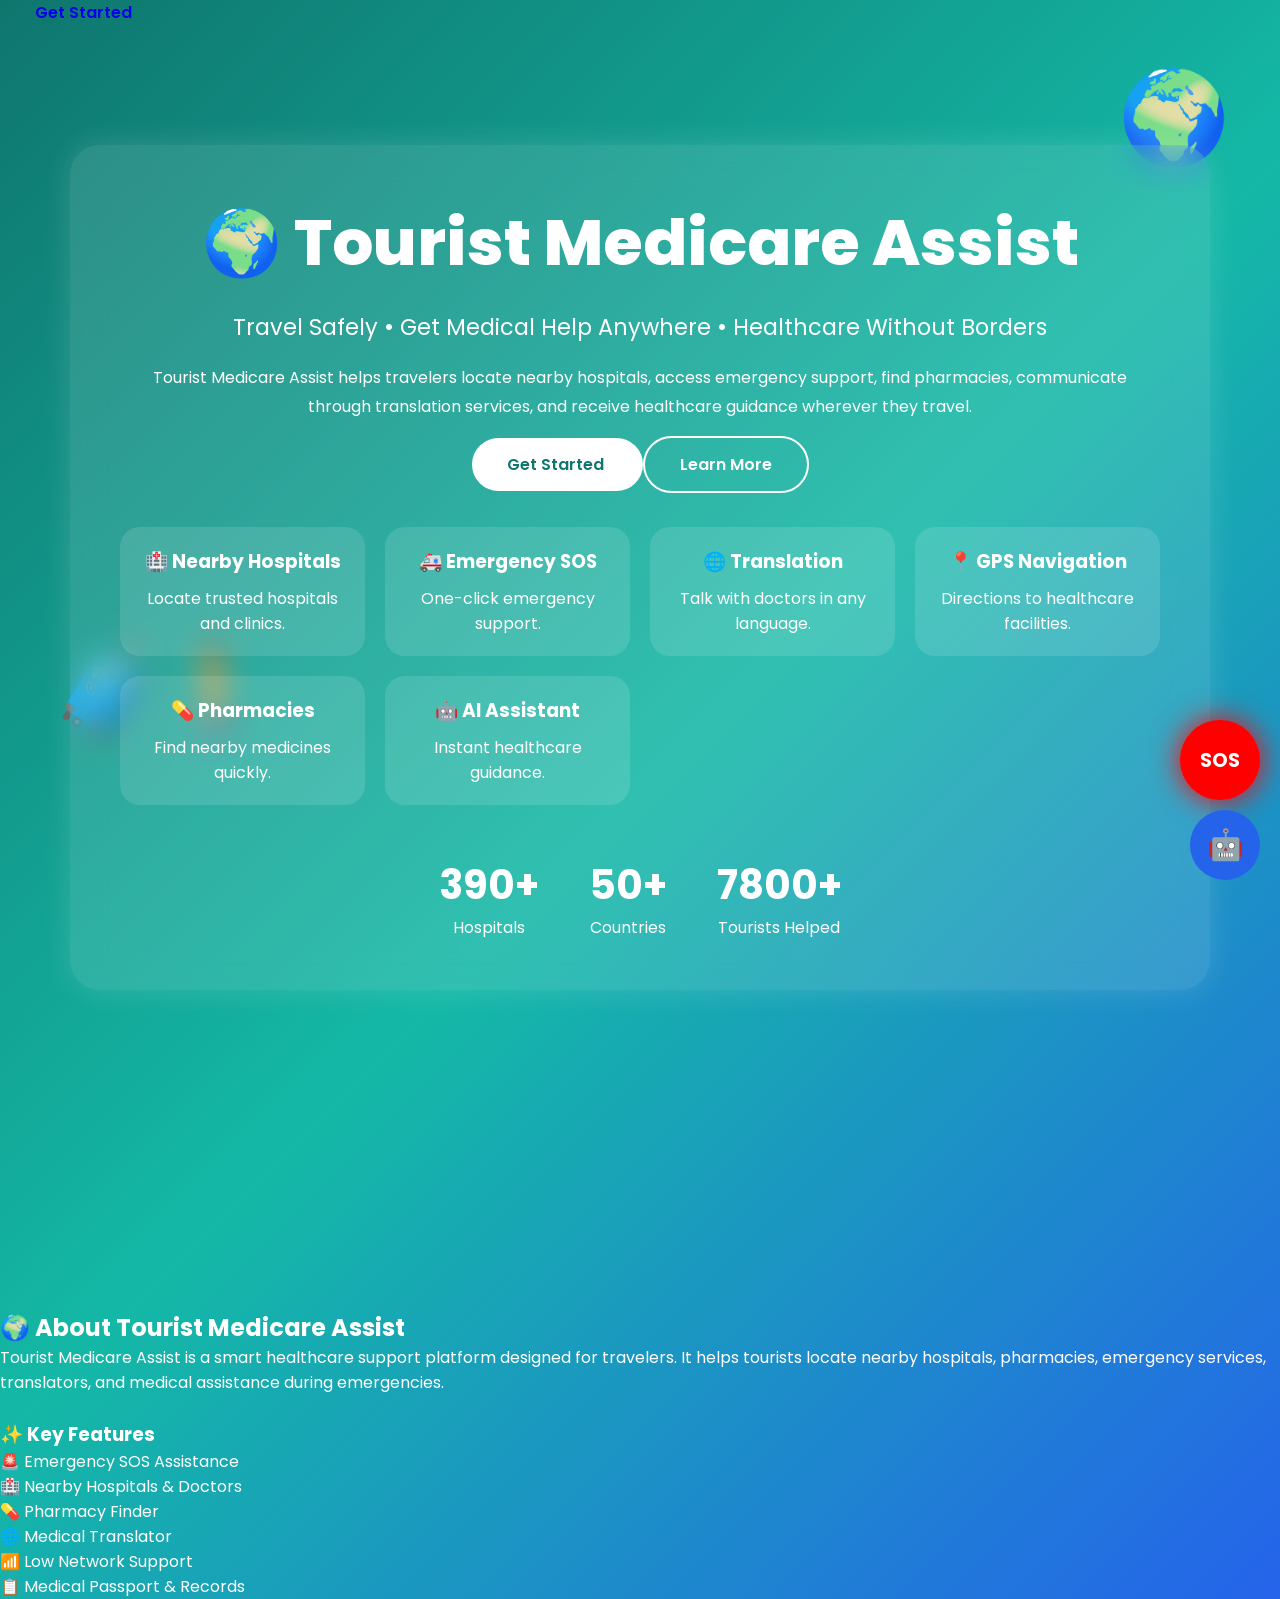
<file: index.html>
<!DOCTYPE html>
<html lang="en">
<head>
    <a href="login.html" class="btn">
    Get Started
</a>
<meta charset="UTF-8">
<meta name="viewport" content="width=device-width, initial-scale=1.0">

<title>Tourist Medicare Assist</title>

<link href="https://fonts.googleapis.com/css2?family=Poppins:wght@300;400;600;700;800&display=swap" rel="stylesheet">

<style>

*{
margin:0;
padding:0;
box-sizing:border-box;
font-family:'Poppins',sans-serif;
}

body{
overflow-x:hidden;
background:linear-gradient(135deg,#0f766e,#14b8a6,#2563eb);
min-height:100vh;
color:white;
}

/* LOADER */

.loader{
position:fixed;
top:0;
left:0;
width:100%;
height:100%;
background:#0f172a;
display:flex;
justify-content:center;
align-items:center;
z-index:9999;
font-size:2rem;
font-weight:bold;
animation:hideLoader 3s forwards;
}

@keyframes hideLoader{
0%,80%{opacity:1;}
100%{
opacity:0;
visibility:hidden;
}
}

/* AIRPLANE */

.airplane{
position:absolute;
font-size:70px;
top:40px;
left:-150px;
animation:fly 15s linear infinite;
}

@keyframes fly{
from{left:-150px;}
to{left:110%;}
}

/* GLOBE */

.globe{
position:absolute;
right:50px;
top:50px;
font-size:90px;
animation:rotate 10s linear infinite;
}

@keyframes rotate{
100%{transform:rotate(360deg);}
}

/* TOURIST */

.tourist{
position:absolute;
left:50px;
bottom:140px;
font-size:90px;
animation:walk 4s ease-in-out infinite alternate;
}

@keyframes walk{
from{transform:translateX(0);}
to{transform:translateX(50px);}
}

/* AMBULANCE */

.ambulance{
position:fixed;
bottom:20px;
left:-150px;
font-size:70px;
animation:drive 10s linear infinite;
}

@keyframes drive{
from{left:-150px;}
to{left:110%;}
}

/* HERO */

.hero{
max-width:1200px;
margin:auto;
padding:120px 30px;
text-align:center;
}

.hero-card{
background:rgba(255,255,255,.12);
backdrop-filter:blur(15px);
padding:50px;
border-radius:30px;
box-shadow:0 0 30px rgba(255,255,255,.15);
}

.logo{
font-size:4rem;
font-weight:800;
margin-bottom:20px;
}

.tagline{
font-size:1.4rem;
margin-bottom:20px;
}

.description{
line-height:1.8;
margin-bottom:30px;
}

/* BUTTONS */

.buttons{
display:flex;
justify-content:center;
gap:20px;
flex-wrap:wrap;
}

.btn{
padding:15px 35px;
border-radius:50px;
text-decoration:none;
font-weight:600;
transition:.4s;
}

.primary{
background:white;
color:#0f766e;
}

.primary:hover{
transform:translateY(-5px);
}

.secondary{
border:2px solid white;
color:white;
}

.secondary:hover{
background:white;
color:#0f766e;
}

/* FEATURES */

.features{
margin-top:50px;
display:grid;
grid-template-columns:repeat(auto-fit,minmax(220px,1fr));
gap:20px;
}

.card{
background:rgba(255,255,255,.12);
padding:20px;
border-radius:20px;
transition:.4s;
}

.card:hover{
transform:translateY(-10px);
}

.card h3{
margin-bottom:10px;
}

/* COUNTERS */

.stats{
display:flex;
justify-content:center;
gap:50px;
margin-top:50px;
flex-wrap:wrap;
}

.stat h2{
font-size:2.5rem;
}

/* ECG */

.ecg{
margin:60px auto;
width:90%;
height:80px;
overflow:hidden;
}

.ecg svg{
width:100%;
height:100%;
}

.ecg path{
fill:none;
stroke:white;
stroke-width:4;
stroke-dasharray:2000;
stroke-dashoffset:2000;
animation:ecg 5s linear infinite;
}

@keyframes ecg{
to{
stroke-dashoffset:0;
}
}

/* SOS BUTTON */

.sos{
position:fixed;
right:20px;
bottom:100px;
background:red;
color:white;
width:80px;
height:80px;
border-radius:50%;
display:flex;
justify-content:center;
align-items:center;
font-size:1.2rem;
font-weight:bold;
box-shadow:0 0 30px red;
animation:pulse 1.5s infinite;
cursor:pointer;
}

@keyframes pulse{
50%{
transform:scale(1.1);
}
}

/* AI BUTTON */

.ai{
position:fixed;
right:20px;
bottom:20px;
background:#2563eb;
width:70px;
height:70px;
border-radius:50%;
display:flex;
justify-content:center;
align-items:center;
font-size:30px;
cursor:pointer;
}

@media(max-width:768px){

.logo{
font-size:2.5rem;
}

.globe{
display:none;
}

.tourist{
display:none;
}

}

</style>
</head>

<body>

<div class="loader">
Connecting to Healthcare Services...
</div>

<div class="airplane">✈️</div>

<div class="globe">🌍</div>

<div class="tourist">🧳🚶</div>

<div class="ambulance">🚑</div>

<section class="hero">

<div class="hero-card">

<h1 class="logo">🌍 Tourist Medicare Assist</h1>

<p class="tagline">
Travel Safely • Get Medical Help Anywhere • Healthcare Without Borders
</p>

<p class="description">
Tourist Medicare Assist helps travelers locate nearby hospitals,
access emergency support, find pharmacies, communicate through
translation services, and receive healthcare guidance wherever they travel.
</p>

<a href="login.html" class="btn primary">
    Get Started
</a>

<a href="learn-more.html" class="btn secondary">
    Learn More
</a>
<div class="features">

<div class="card">
<h3>🏥 Nearby Hospitals</h3>
<p>Locate trusted hospitals and clinics.</p>
</div>

<div class="card">
<h3>🚑 Emergency SOS</h3>
<p>One-click emergency support.</p>
</div>

<div class="card">
<h3>🌐 Translation</h3>
<p>Talk with doctors in any language.</p>
</div>

<div class="card">
<h3>📍 GPS Navigation</h3>
<p>Directions to healthcare facilities.</p>
</div>

<div class="card">
<h3>💊 Pharmacies</h3>
<p>Find nearby medicines quickly.</p>
</div>

<div class="card">
<h3>🤖 AI Assistant</h3>
<p>Instant healthcare guidance.</p>
</div>

</div>

<div class="stats">

<div class="stat">
<h2 id="hospitals">0</h2>
<p>Hospitals</p>
</div>

<div class="stat">
<h2 id="countries">0</h2>
<p>Countries</p>
</div>

<div class="stat">
<h2 id="tourists">0</h2>
<p>Tourists Helped</p>
</div>

</div>

</div>

<div class="ecg">
<svg viewBox="0 0 1000 100">
<path d="M0 50 L100 50 L150 20 L200 80 L250 50 L350 50 L400 10 L450 90 L500 50 L1000 50"/>
</svg>
</div>

</section>

<div class="sos">SOS</div>

<div class="ai">🤖</div>

<script>

function counter(id,target){

let count=0;

let interval=setInterval(()=>{

count += Math.ceil(target/100);

if(count>=target){

count=target;
clearInterval(interval);

}

document.getElementById(id).innerText=count+"+";

},20);

}

counter("hospitals",500);
counter("countries",50);
counter("tourists",10000);

document.querySelector(".sos").onclick=function(){
alert("Emergency SOS Activated!");
}

document.querySelector(".ai").onclick=function(){
alert("AI Medical Assistant Coming Soon!");
}

</script>
<section id="about" class="about-section">

    <h2>🌍 About Tourist Medicare Assist</h2>

    <p>
        Tourist Medicare Assist is a smart healthcare support platform
        designed for travelers. It helps tourists locate nearby hospitals,
        pharmacies, emergency services, translators, and medical assistance
        during emergencies.
    </p>

    <br>

    <h3>✨ Key Features</h3>

    <p>🚨 Emergency SOS Assistance</p>
    <p>🏥 Nearby Hospitals & Doctors</p>
    <p>💊 Pharmacy Finder</p>
    <p>🌐 Medical Translator</p>
    <p>📶 Low Network Support</p>
    <p>📋 Medical Passport & Records</p>

</section>
<script src="script.js"></script>


</body>
</html>
</file>
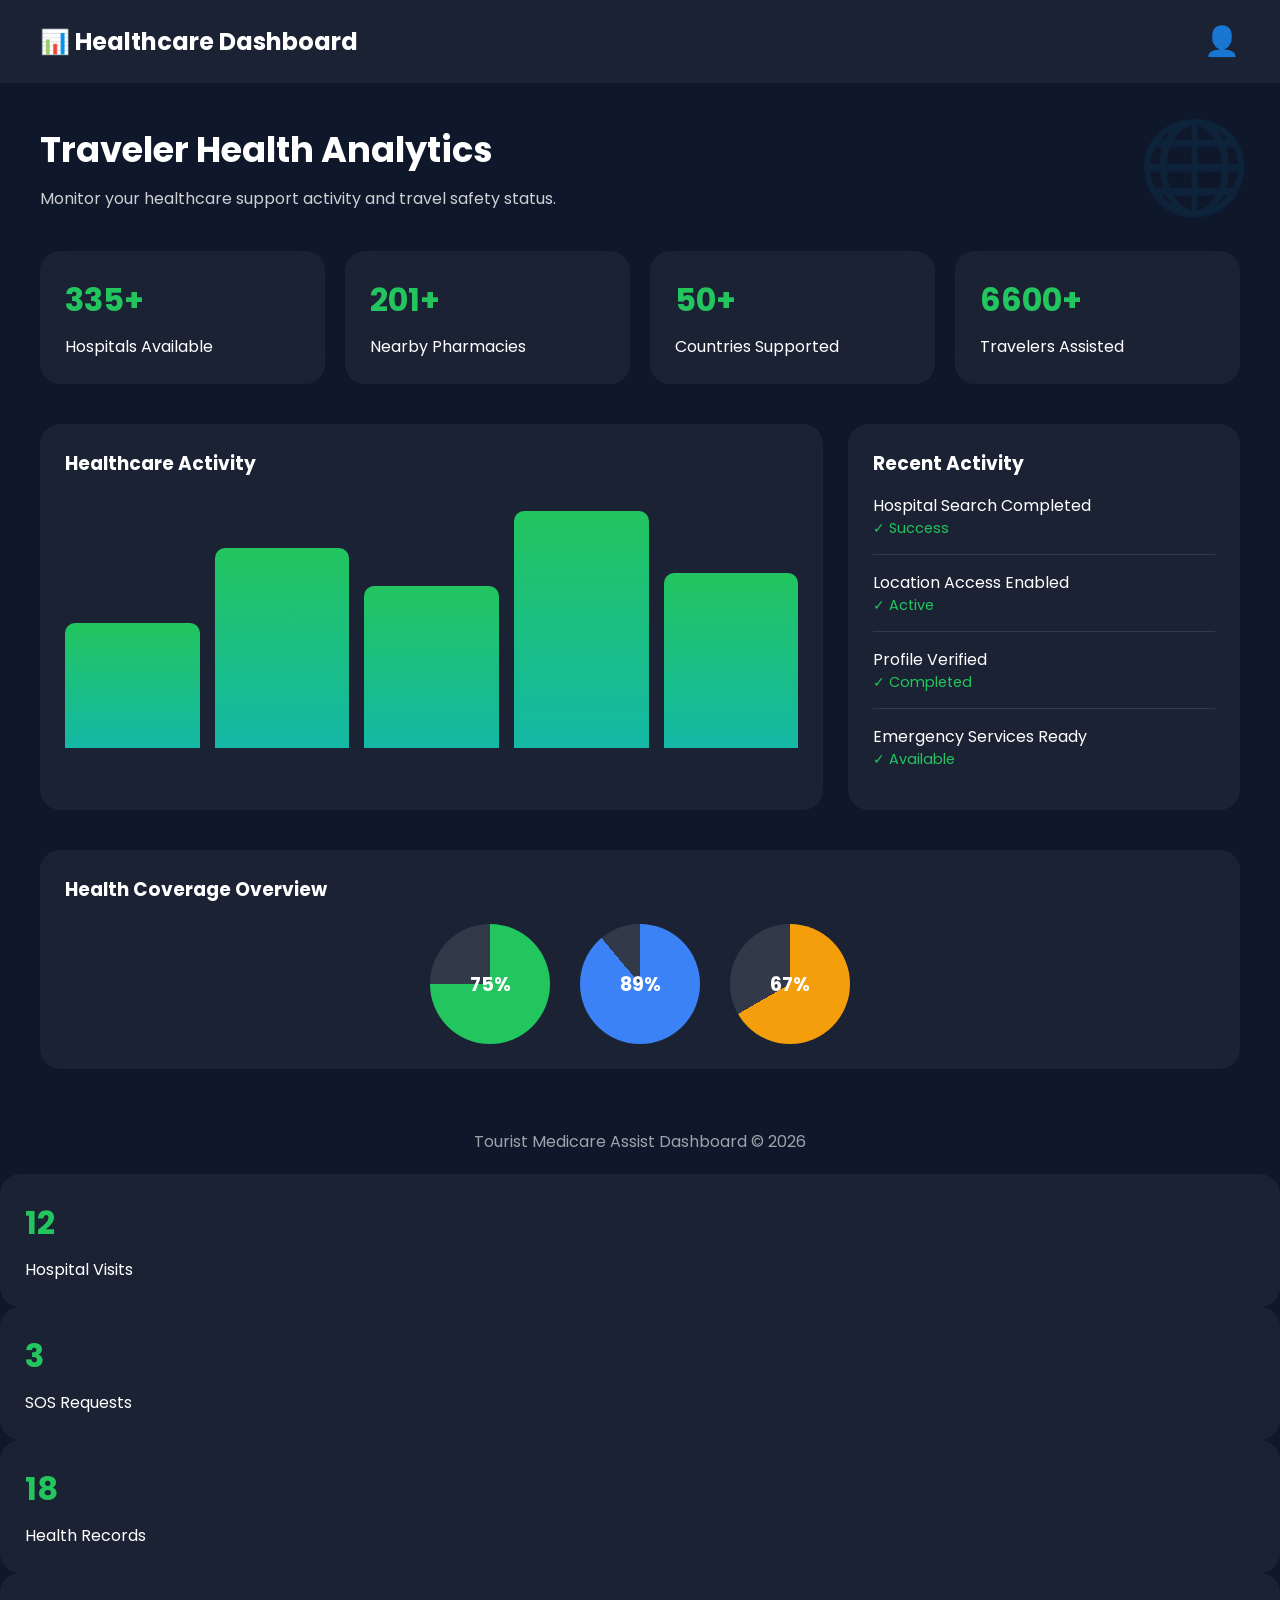
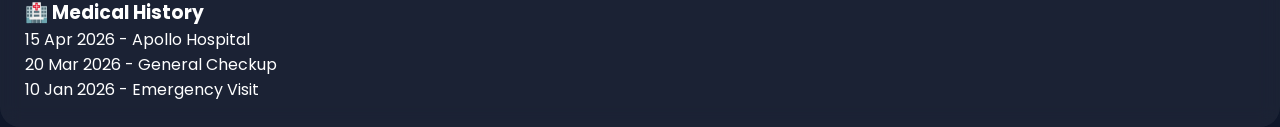
<file: dashboard.html>
<!DOCTYPE html>
<html lang="en">
<head>
<meta charset="UTF-8">
<meta name="viewport" content="width=device-width, initial-scale=1.0">

<title>Dashboard | Tourist Medicare Assist</title>

<link href="https://fonts.googleapis.com/css2?family=Poppins:wght@300;400;500;600;700&display=swap" rel="stylesheet">

<style>

*{
margin:0;
padding:0;
box-sizing:border-box;
font-family:'Poppins',sans-serif;
}

body{
background:#0f172a;
color:white;
min-height:100vh;
overflow-x:hidden;
}

/* Navbar */

.navbar{
display:flex;
justify-content:space-between;
align-items:center;
padding:20px 40px;
background:rgba(255,255,255,.05);
backdrop-filter:blur(10px);
}

.logo{
font-size:1.5rem;
font-weight:700;
}

.user{
font-size:1.8rem;
}

/* Rotating Globe */

.globe{
position:fixed;
right:30px;
top:100px;
font-size:90px;
opacity:.08;
animation:rotate 18s linear infinite;
}

@keyframes rotate{
100%{
transform:rotate(360deg);
}
}

/* Header */

.header{
padding:40px;
}

.header h1{
font-size:2.2rem;
margin-bottom:10px;
}

.header p{
opacity:.8;
}

/* Stats */

.stats{
display:grid;
grid-template-columns:repeat(auto-fit,minmax(220px,1fr));
gap:20px;
padding:0 40px;
}

.card{
background:rgba(255,255,255,.05);
backdrop-filter:blur(12px);
padding:25px;
border-radius:20px;
transition:.3s;
animation:fadeUp 1s ease;
}

.card:hover{
transform:translateY(-8px);
}

.card h2{
font-size:2rem;
margin-bottom:10px;
color:#22c55e;
}

@keyframes fadeUp{
from{
opacity:0;
transform:translateY(30px);
}
to{
opacity:1;
transform:translateY(0);
}
}

/* Main Grid */

.grid{
display:grid;
grid-template-columns:2fr 1fr;
gap:25px;
padding:40px;
}

.panel{
background:rgba(255,255,255,.05);
padding:25px;
border-radius:20px;
backdrop-filter:blur(10px);
}

/* Chart Placeholder */

.chart{
height:250px;
display:flex;
align-items:flex-end;
gap:15px;
margin-top:20px;
}

.bar{
flex:1;
background:linear-gradient(to top,#14b8a6,#22c55e);
border-radius:10px 10px 0 0;
animation:grow 1.5s ease;
}

.bar1{height:50%;}
.bar2{height:80%;}
.bar3{height:65%;}
.bar4{height:95%;}
.bar5{height:70%;}

@keyframes grow{
from{
height:0;
}
}

/* Timeline */

.timeline-item{
padding:15px 0;
border-bottom:1px solid rgba(255,255,255,.1);
}

.timeline-item:last-child{
border:none;
}

.status{
color:#22c55e;
font-size:.9rem;
}

/* Progress Rings */

.ring-container{
display:flex;
justify-content:center;
gap:30px;
margin-top:20px;
flex-wrap:wrap;
}

.ring{
width:120px;
height:120px;
border-radius:50%;
background:
conic-gradient(#22c55e 0 270deg,
rgba(255,255,255,.1) 270deg);
display:flex;
justify-content:center;
align-items:center;
font-weight:700;
font-size:1.2rem;
}

.footer{
text-align:center;
padding:20px;
opacity:.6;
}

@media(max-width:900px){

.grid{
grid-template-columns:1fr;
}

.stats{
padding:20px;
}

.header{
padding:20px;
}

}

</style>
</head>
<body>

<div class="globe">🌐</div>

<nav class="navbar">
<div class="logo">📊 Healthcare Dashboard</div>
<div class="user">👤</div>
</nav>

<section class="header">
<h1>Traveler Health Analytics</h1>
<p>Monitor your healthcare support activity and travel safety status.</p>
</section>

<section class="stats">

<div class="card">
<h2 id="hospitalCount">0</h2>
<p>Hospitals Available</p>
</div>

<div class="card">
<h2 id="pharmacyCount">0</h2>
<p>Nearby Pharmacies</p>
</div>

<div class="card">
<h2 id="countryCount">0</h2>
<p>Countries Supported</p>
</div>

<div class="card">
<h2 id="helpCount">0</h2>
<p>Travelers Assisted</p>
</div>

</section>

<section class="grid">

<div class="panel">

<h3>Healthcare Activity</h3>

<div class="chart">
<div class="bar bar1"></div>
<div class="bar bar2"></div>
<div class="bar bar3"></div>
<div class="bar bar4"></div>
<div class="bar bar5"></div>
</div>

</div>

<div class="panel">

<h3>Recent Activity</h3>

<div class="timeline-item">
Hospital Search Completed
<div class="status">✓ Success</div>
</div>

<div class="timeline-item">
Location Access Enabled
<div class="status">✓ Active</div>
</div>

<div class="timeline-item">
Profile Verified
<div class="status">✓ Completed</div>
</div>

<div class="timeline-item">
Emergency Services Ready
<div class="status">✓ Available</div>
</div>

</div>

</section>

<section class="panel" style="margin:0 40px 40px;">

<h3>Health Coverage Overview</h3>

<div class="ring-container">

<div class="ring">75%</div>

<div class="ring"
style="background:
conic-gradient(#3b82f6 0 320deg,
rgba(255,255,255,.1) 320deg);">
89%
</div>

<div class="ring"
style="background:
conic-gradient(#f59e0b 0 240deg,
rgba(255,255,255,.1) 240deg);">
67%
</div>

</div>

</section>

<div class="footer">
Tourist Medicare Assist Dashboard © 2026
</div>

<script>

function animateCounter(id,target){

let count=0;

let interval=setInterval(()=>{

count += Math.ceil(target/100);

if(count>=target){
count=target;
clearInterval(interval);
}

document.getElementById(id).innerText=count+"+";

},20);

}

animateCounter("hospitalCount",500);
animateCounter("pharmacyCount",300);
animateCounter("countryCount",50);
animateCounter("helpCount",10000);

</script>
<div class="card">
<h2>12</h2>
<p>Hospital Visits</p>
</div>

<div class="card">
<h2>3</h2>
<p>SOS Requests</p>
</div>

<div class="card">
<h2>18</h2>
<p>Health Records</p>
</div>
<div class="panel">

<h3>🏥 Medical History</h3>

<p>15 Apr 2026 - Apollo Hospital</p>

<p>20 Mar 2026 - General Checkup</p>

<p>10 Jan 2026 - Emergency Visit</p>

</div>

</body>
</html>
</file>
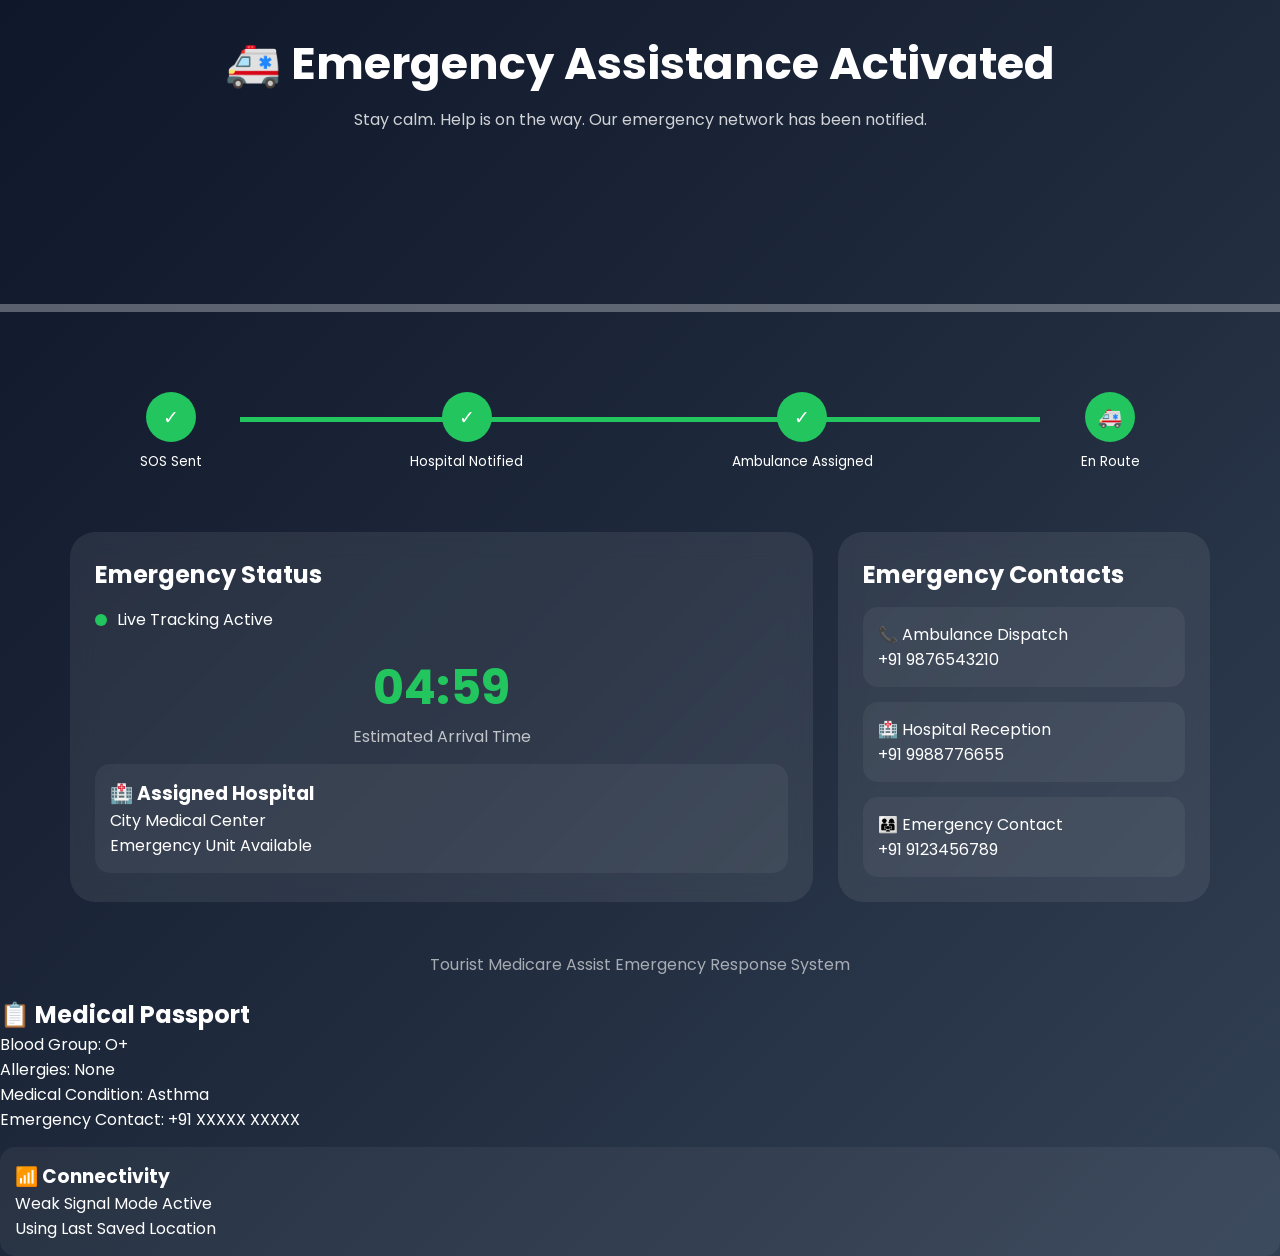
<file: emergency.html>
<!DOCTYPE html>
<html lang="en">
<head>
<meta charset="UTF-8">
<meta name="viewport" content="width=device-width, initial-scale=1.0">

<title>Emergency Tracking | Tourist Medicare Assist</title>

<link href="https://fonts.googleapis.com/css2?family=Poppins:wght@300;400;500;600;700&display=swap" rel="stylesheet">

<style>

*{
margin:0;
padding:0;
box-sizing:border-box;
font-family:'Poppins',sans-serif;
}

body{
min-height:100vh;
background:linear-gradient(135deg,#0f172a,#1e293b,#334155);
color:white;
overflow:hidden;
}

/* Header */

.header{
text-align:center;
padding:30px;
}

.header h1{
font-size:2.8rem;
margin-bottom:10px;
}

.header p{
opacity:.8;
}

/* Ambulance Road */

.road-container{
position:relative;
width:100%;
height:180px;
margin-top:20px;
overflow:hidden;
}

.road{
position:absolute;
bottom:50px;
width:100%;
height:8px;
background:white;
opacity:.3;
}

.ambulance{
position:absolute;
font-size:70px;
bottom:20px;
left:-100px;
animation:drive 12s linear infinite;
}

@keyframes drive{
0%{
left:-100px;
}
100%{
left:110%;
}
}

/* Progress Tracker */

.tracker{
width:90%;
max-width:1000px;
margin:30px auto;
display:flex;
justify-content:space-between;
align-items:center;
position:relative;
}

.line{
position:absolute;
top:25px;
left:10%;
width:80%;
height:5px;
background:#22c55e;
z-index:0;
}

.step{
position:relative;
z-index:2;
text-align:center;
}

.circle{
width:50px;
height:50px;
border-radius:50%;
background:#22c55e;
display:flex;
justify-content:center;
align-items:center;
margin:auto;
font-size:1.2rem;
}

.step p{
margin-top:10px;
font-size:.85rem;
}

/* Main Content */

.grid{
display:grid;
grid-template-columns:2fr 1fr;
gap:25px;
padding:30px;
max-width:1200px;
margin:auto;
}

.card{
background:rgba(255,255,255,.08);
backdrop-filter:blur(12px);
padding:25px;
border-radius:25px;
}

.card h2{
margin-bottom:15px;
}

/* ETA */

.eta{
text-align:center;
font-size:3rem;
font-weight:bold;
color:#22c55e;
margin-top:20px;
}

.label{
text-align:center;
opacity:.7;
}

/* Assigned Hospital */

.hospital{
margin-top:15px;
padding:15px;
background:rgba(255,255,255,.05);
border-radius:15px;
}

/* Emergency Contacts */

.contact{
padding:15px;
margin-top:15px;
background:rgba(255,255,255,.05);
border-radius:15px;
}

/* Pulse Dot */

.live{
display:flex;
align-items:center;
gap:10px;
margin-top:15px;
}

.dot{
width:12px;
height:12px;
border-radius:50%;
background:#22c55e;
animation:pulse 1s infinite;
}

@keyframes pulse{
50%{
transform:scale(1.5);
}
}

/* Footer */

.footer{
text-align:center;
padding:20px;
opacity:.6;
}

@media(max-width:900px){

.grid{
grid-template-columns:1fr;
}

.tracker{
flex-direction:column;
gap:20px;
}

.line{
display:none;
}

}

</style>
</head>
<body>

<div class="header">

<h1>🚑 Emergency Assistance Activated</h1>

<p>
Stay calm. Help is on the way.
Our emergency network has been notified.
</p>

</div>

<!-- Ambulance Animation -->

<div class="road-container">

<div class="road"></div>

<div class="ambulance">
🚑
</div>

</div>

<!-- Tracker -->

<div class="tracker">

<div class="line"></div>

<div class="step">
<div class="circle">✓</div>
<p>SOS Sent</p>
</div>

<div class="step">
<div class="circle">✓</div>
<p>Hospital Notified</p>
</div>

<div class="step">
<div class="circle">✓</div>
<p>Ambulance Assigned</p>
</div>

<div class="step">
<div class="circle">🚑</div>
<p>En Route</p>
</div>

</div>

<!-- Main Content -->

<div class="grid">

<div class="card">

<h2>Emergency Status</h2>

<div class="live">
<div class="dot"></div>
<span>Live Tracking Active</span>
</div>

<div class="eta" id="countdown">
05:00
</div>

<div class="label">
Estimated Arrival Time
</div>

<div class="hospital">

<h3>🏥 Assigned Hospital</h3>

<p>
City Medical Center
</p>

<p>
Emergency Unit Available
</p>

</div>

</div>

<div class="card">

<h2>Emergency Contacts</h2>

<div class="contact">
📞 Ambulance Dispatch<br>
+91 9876543210
</div>

<div class="contact">
🏥 Hospital Reception<br>
+91 9988776655
</div>

<div class="contact">
👨‍👩‍👧 Emergency Contact<br>
+91 9123456789
</div>

</div>

</div>

<div class="footer">
Tourist Medicare Assist Emergency Response System
</div>

<script>

/* Countdown Timer */

let minutes = 5;
let seconds = 0;

const timer = setInterval(() => {

if(minutes === 0 && seconds === 0){

clearInterval(timer);

document.getElementById("countdown").innerHTML = "ARRIVED";

return;

}

if(seconds === 0){

minutes--;
seconds = 59;

}else{

seconds--;

}

let m = String(minutes).padStart(2,'0');
let s = String(seconds).padStart(2,'0');

document.getElementById("countdown").innerHTML =
`${m}:${s}`;

},1000);

</script>
<h2>📋 Medical Passport</h2>

<p>Blood Group: O+</p>

<p>Allergies: None</p>

<p>Medical Condition: Asthma</p>

<p>Emergency Contact: +91 XXXXX XXXXX</p>
<div class="hospital">

<h3>📶 Connectivity</h3>

<p>Weak Signal Mode Active</p>

<p>Using Last Saved Location</p>

</div>

</body>
</html>
</file>
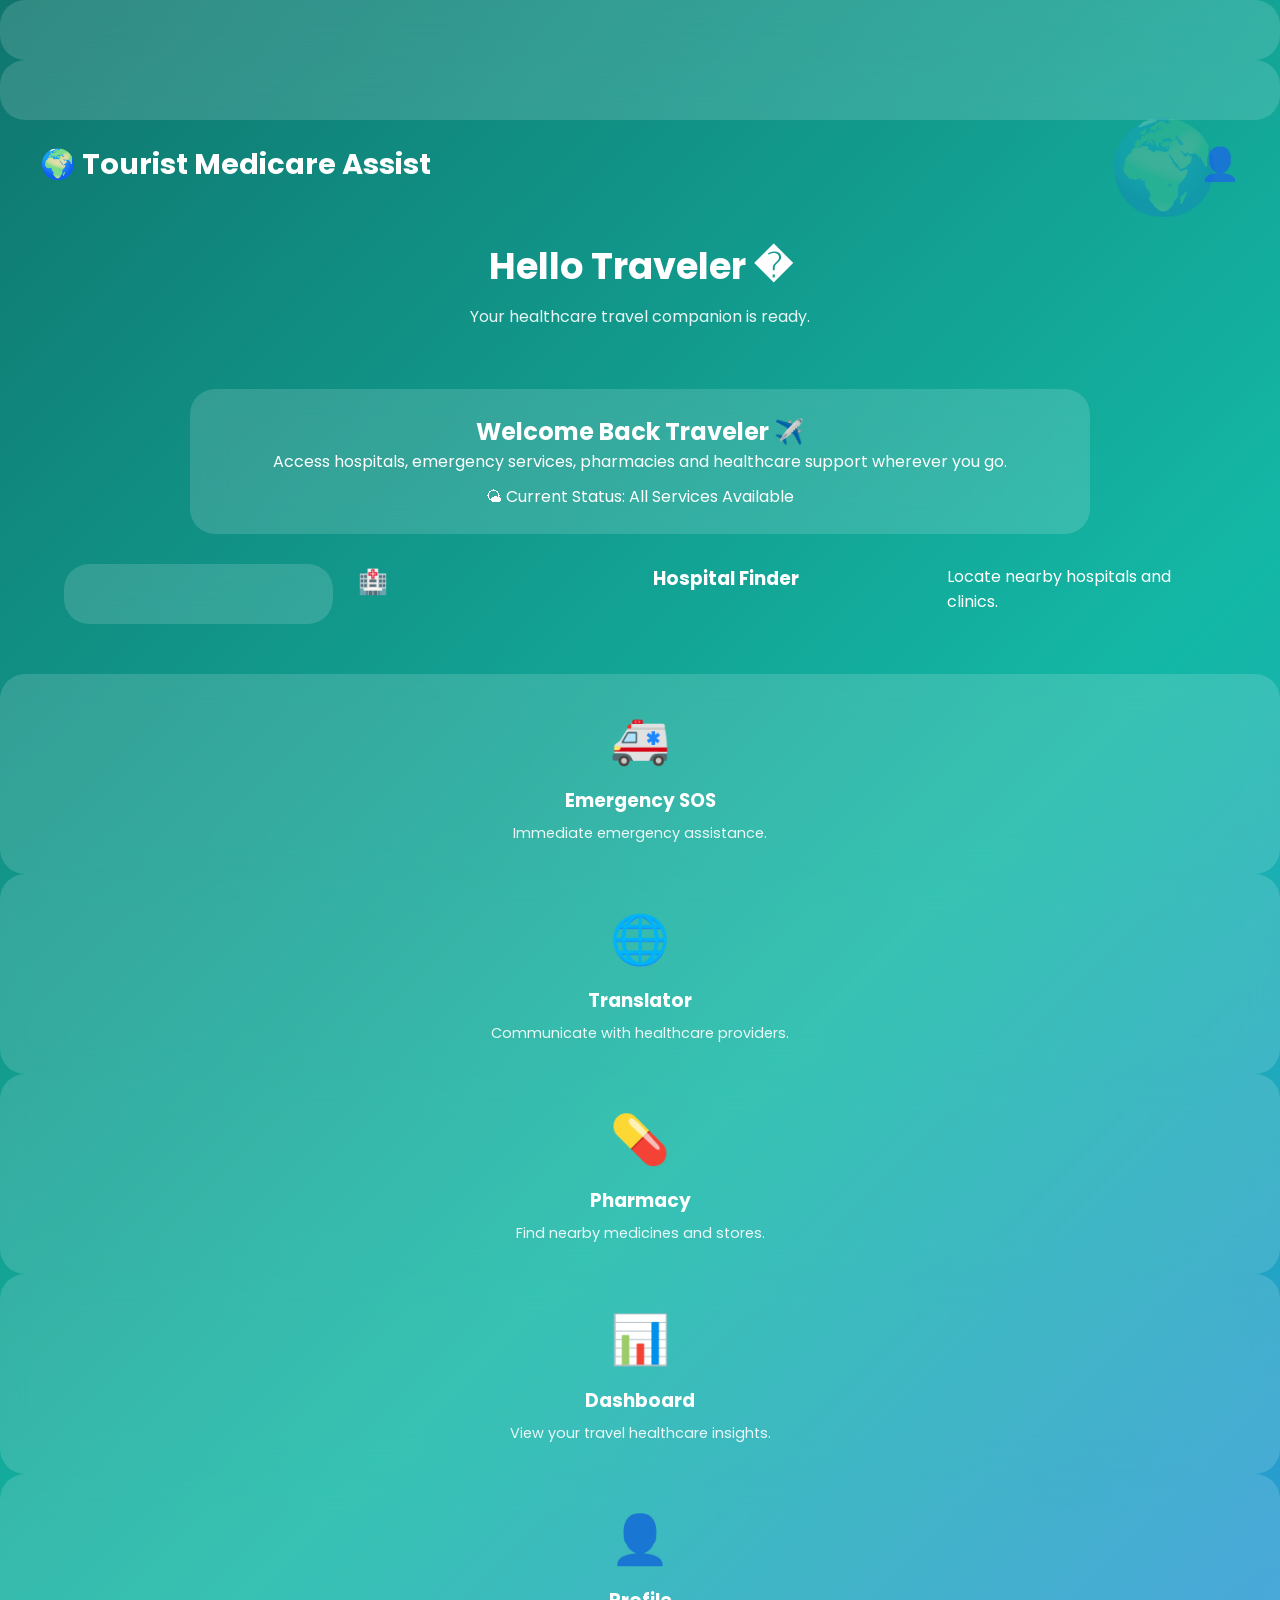
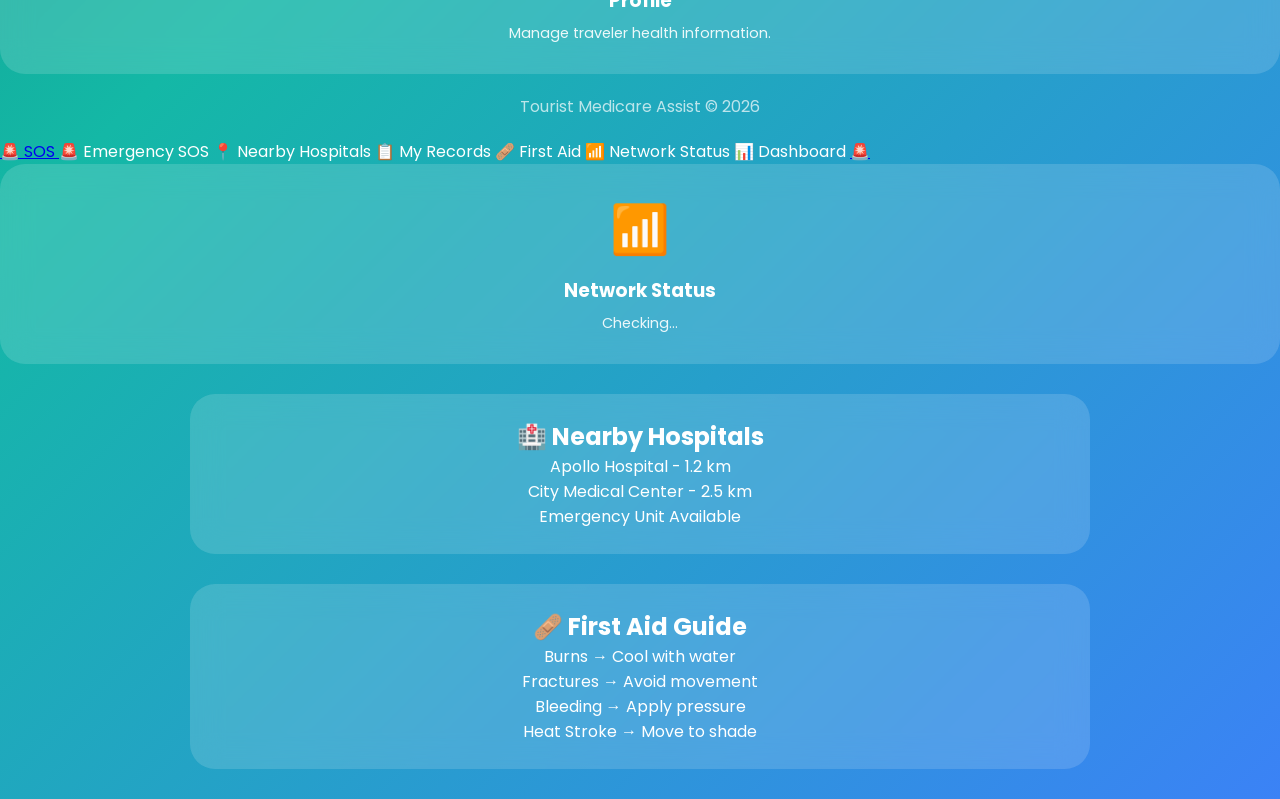
<file: home.html>
<!DOCTYPE html>
<html lang="en">
<head>
<meta charset="UTF-8">
<meta name="viewport" content="width=device-width, initial-scale=1.0">

<title>Home | Tourist Medicare Assist</title>

<link href="https://fonts.googleapis.com/css2?family=Poppins:wght@300;400;500;600;700&display=swap" rel="stylesheet">
<div class="card" onclick="location.href='dashboard.html'"></div>
<div class="card" onclick="location.href='sos.html'"></div>
<style>

*{
margin:0;
padding:0;
box-sizing:border-box;
font-family:'Poppins',sans-serif;
}

body{
min-height:100vh;
background:linear-gradient(135deg,#0f766e,#14b8a6,#3b82f6);
overflow-x:hidden;
color:white;
}

/* Navbar */

.navbar{
display:flex;
justify-content:space-between;
align-items:center;
padding:20px 40px;
}

.logo{
font-size:1.8rem;
font-weight:700;
}

.profile{
font-size:2rem;
cursor:pointer;
}

/* Hero */

.hero{
text-align:center;
padding:30px;
}

.typing{
font-size:2.3rem;
font-weight:700;
margin-bottom:10px;
}

.subtitle{
opacity:.9;
}

/* Globe */

.globe{
position:absolute;
top:100px;
right:60px;
font-size:90px;
animation:rotate 12s linear infinite;
opacity:.2;
}

@keyframes rotate{
100%{
transform:rotate(360deg);
}
}

/* Dashboard Card */

.info-card{
width:90%;
max-width:900px;
margin:30px auto;
padding:25px;
border-radius:25px;
background:rgba(255,255,255,.15);
backdrop-filter:blur(15px);
text-align:center;
}

/* Main Cards */

.grid{
width:90%;
max-width:1200px;
margin:auto;
display:grid;
grid-template-columns:repeat(auto-fit,minmax(220px,1fr));
gap:25px;
padding-bottom:50px;
}

.card{
background:rgba(255,255,255,.15);
backdrop-filter:blur(15px);
padding:30px;
border-radius:25px;
text-align:center;
cursor:pointer;
transition:.4s;
animation:float 5s ease-in-out infinite;
}

.card:hover{
transform:translateY(-10px) scale(1.03);
background:rgba(255,255,255,.22);
}

.card h2{
font-size:3rem;
margin-bottom:10px;
}

.card h3{
margin-bottom:8px;
}

.card p{
font-size:.9rem;
opacity:.9;
}

@keyframes float{
50%{
transform:translateY(-8px);
}
}

/* Weather Panel */

.weather{
margin-top:10px;
font-size:1rem;
}

/* Footer */

.footer{
text-align:center;
padding:20px;
opacity:.7;
}

@media(max-width:768px){

.typing{
font-size:1.8rem;
}

.globe{
display:none;
}

}

</style>
</head>

<body>

<div class="globe">🌍</div>

<div class="navbar">
<div class="logo">🌍 Tourist Medicare Assist</div>
<div class="profile">👤</div>
</div>

<section class="hero">

<h1 class="typing" id="typing"></h1>

<p class="subtitle">
Your healthcare travel companion is ready.
</p>

</section>

<div class="info-card">

<h2>Welcome Back Traveler ✈️</h2>

<p>
Access hospitals, emergency services,
pharmacies and healthcare support wherever you go.
</p>

<div class="weather">
🌤 Current Status: All Services Available
</div>

</div>

<div class="grid">
<div class="card" onclick="location.href='hospital.php'"></div>
<h2>🏥</h2>
<h3>Hospital Finder</h3>
<p>Locate nearby hospitals and clinics.</p>
</div>

<div class="card" onclick="location.href='sos.html'">
<h2>🚑</h2>
<h3>Emergency SOS</h3>
<p>Immediate emergency assistance.</p>
</div>

<div class="card" onclick="location.href='translator.html'">
<h2>🌐</h2>
<h3>Translator</h3>
<p>Communicate with healthcare providers.</p>
</div>

<div class="card" onclick="location.href='pharmacy.html'">
<h2>💊</h2>
<h3>Pharmacy</h3>
<p>Find nearby medicines and stores.</p>
</div>

<div class="card" onclick="location.href='dashboard.html'">
<h2>📊</h2>
<h3>Dashboard</h3>
<p>View your travel healthcare insights.</p>
</div>

<div class="card" onclick="location.href='profile.html'">
<h2>👤</h2>
<h3>Profile</h3>
<p>Manage traveler health information.</p>
</div>

</div>

<div class="footer">
Tourist Medicare Assist © 2026
</div>

<script>

/* Typing Animation */

const text = "Hello Traveler 👋";
let i = 0;

function typingEffect(){

if(i < text.length){

document.getElementById("typing").innerHTML += text.charAt(i);

i++;

setTimeout(typingEffect,100);

}

}

typingEffect();

</script>
<!-- Floating SOS Button -->
<a href="sos.html" class="floating-sos">
    🚨 SOS
</a>
🚨 Emergency SOS
📍 Nearby Hospitals
📋 My Records
🩹 First Aid
📶 Network Status
📊 Dashboard
<a href="sos.html" class="floating-sos">
🚨
</a>
<div class="card">
<h2>📶</h2>
<h3>Network Status</h3>
<p id="networkStatus">Checking...</p>
</div>
<div class="info-card">

<h2>🏥 Nearby Hospitals</h2>

<p>Apollo Hospital - 1.2 km</p>

<p>City Medical Center - 2.5 km</p>

<p>Emergency Unit Available</p>

</div>
<div class="info-card">

<h2>🩹 First Aid Guide</h2>

<p>Burns → Cool with water</p>

<p>Fractures → Avoid movement</p>

<p>Bleeding → Apply pressure</p>

<p>Heat Stroke → Move to shade</p>

</div>

</script>
</body>
</html>
</file>
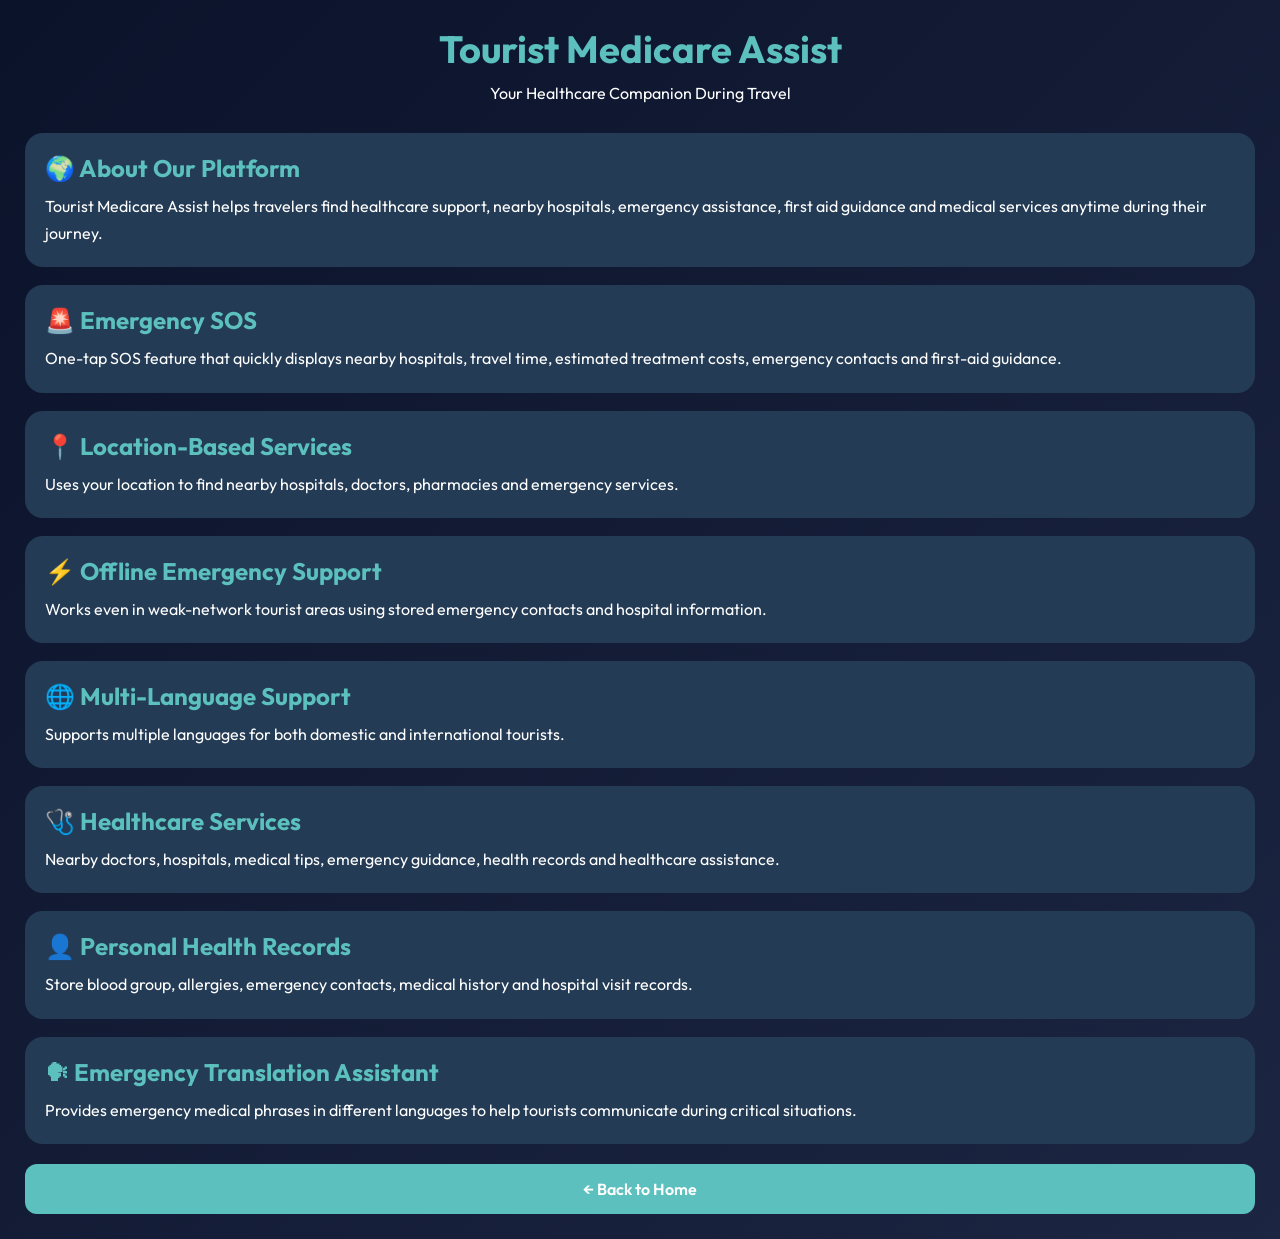
<file: learn-more.html>
<!DOCTYPE html>
<html lang="en">
<head>

<meta charset="UTF-8">
<meta name="viewport" content="width=device-width, initial-scale=1.0">

<title>About Tourist Medicare Assist</title>

<link href="https://fonts.googleapis.com/css2?family=Outfit:wght@300;400;500;600;700&display=swap" rel="stylesheet">

<style>

*{
margin:0;
padding:0;
box-sizing:border-box;
font-family:'Outfit',sans-serif;
}

body{
background:linear-gradient(135deg,#0B132B,#1C2541);
color:white;
padding:25px;
}

.header{
text-align:center;
margin-bottom:30px;
}

.header h1{
font-size:38px;
color:#5BC0BE;
margin-bottom:10px;
}

.section{
background:#243B55;
padding:20px;
border-radius:18px;
margin-bottom:18px;
}

.section h2{
color:#5BC0BE;
margin-bottom:10px;
}

.section p{
line-height:1.7;
}

.back-btn{
display:block;
text-align:center;
margin-top:20px;
padding:15px;
background:#5BC0BE;
color:white;
text-decoration:none;
border-radius:12px;
font-weight:600;
}

</style>

</head>

<body>

<div class="header">

<h1>Tourist Medicare Assist</h1>

<p>Your Healthcare Companion During Travel</p>

</div>

<div class="section">

<h2>🌍 About Our Platform</h2>

<p>
Tourist Medicare Assist helps travelers find healthcare support,
nearby hospitals, emergency assistance, first aid guidance and
medical services anytime during their journey.
</p>

</div>

<div class="section">

<h2>🚨 Emergency SOS</h2>

<p>
One-tap SOS feature that quickly displays nearby hospitals,
travel time, estimated treatment costs, emergency contacts and
first-aid guidance.
</p>

</div>

<div class="section">

<h2>📍 Location-Based Services</h2>

<p>
Uses your location to find nearby hospitals,
doctors, pharmacies and emergency services.
</p>

</div>

<div class="section">

<h2>⚡ Offline Emergency Support</h2>

<p>
Works even in weak-network tourist areas using stored emergency
contacts and hospital information.
</p>

</div>

<div class="section">

<h2>🌐 Multi-Language Support</h2>

<p>
Supports multiple languages for both domestic and international
tourists.
</p>

</div>

<div class="section">

<h2>🩺 Healthcare Services</h2>

<p>
Nearby doctors, hospitals, medical tips, emergency guidance,
health records and healthcare assistance.
</p>

</div>

<div class="section">

<h2>👤 Personal Health Records</h2>

<p>
Store blood group, allergies, emergency contacts,
medical history and hospital visit records.
</p>

</div>

<div class="section">

<h2>🗣 Emergency Translation Assistant</h2>

<p>
Provides emergency medical phrases in different languages to help
tourists communicate during critical situations.
</p>

</div>

<a href="index.html" class="back-btn">
← Back to Home
</a>

</body>
</html>
</file>
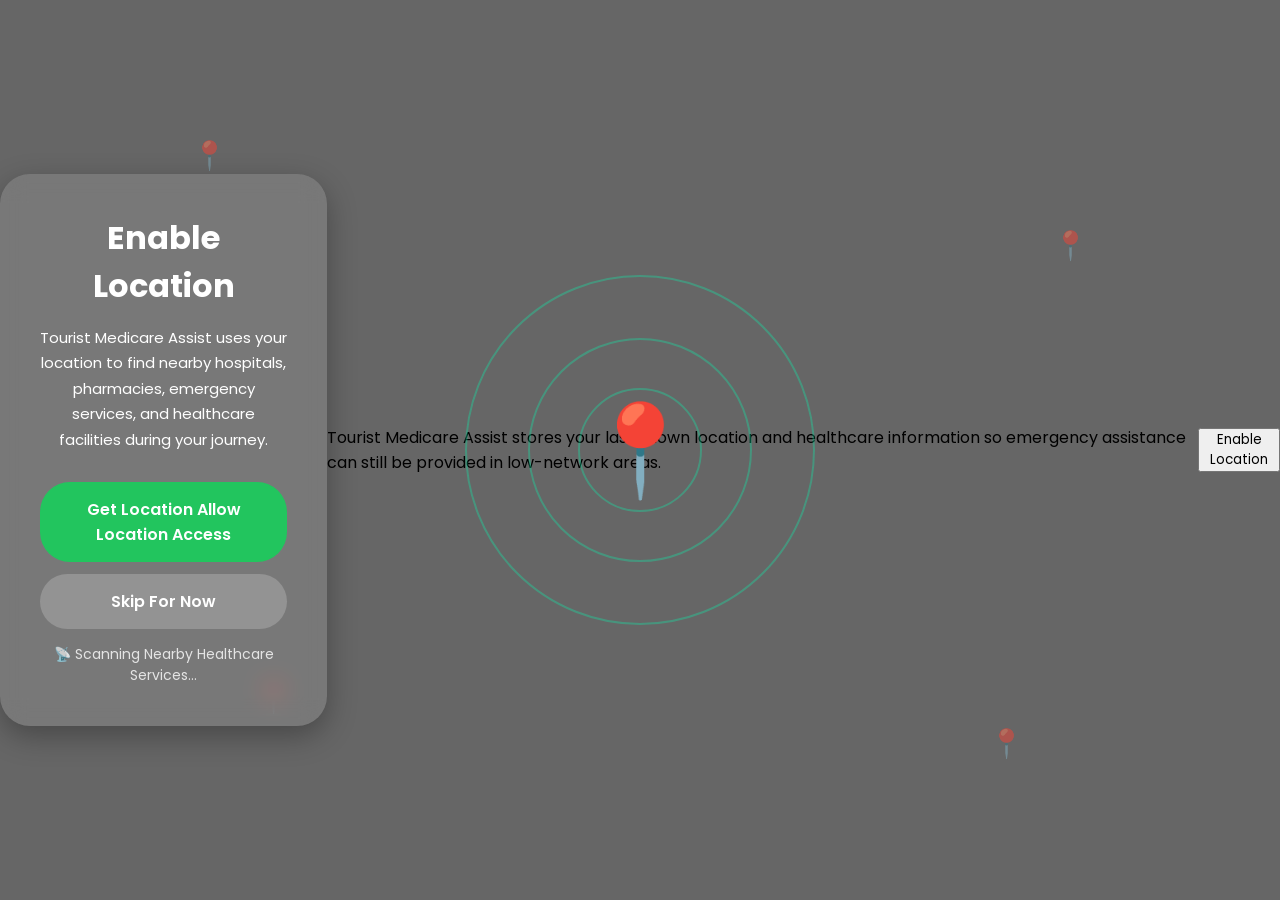
<file: location-permission.html>
<!DOCTYPE html>
<html lang="en">
<head>
<meta charset="UTF-8">
<meta name="viewport" content="width=device-width, initial-scale=1.0">

<title>Location Access | Tourist Medicare Assist</title>

<link href="https://fonts.googleapis.com/css2?family=Poppins:wght@300;400;500;600;700&display=swap" rel="stylesheet">

<style>

*{
margin:0;
padding:0;
box-sizing:border-box;
font-family:'Poppins',sans-serif;
}

body{
height:100vh;
overflow:hidden;
display:flex;
justify-content:center;
align-items:center;
background:
linear-gradient(rgba(0,0,0,.6),rgba(0,0,0,.6)),
url('https://images.unsplash.com/photo-1524661135-423995f22d0b?auto=format&fit=crop&w=1400&q=80');
background-size:cover;
background-position:center;
position:relative;
}

/* Radar */

.radar{
position:absolute;
width:350px;
height:350px;
border-radius:50%;
border:2px solid rgba(0,255,180,.3);
}

.radar::before,
.radar::after{
content:"";
position:absolute;
top:50%;
left:50%;
transform:translate(-50%,-50%);
border-radius:50%;
border:2px solid rgba(0,255,180,.3);
animation:pulse 3s infinite;
}

.radar::before{
width:220px;
height:220px;
}

.radar::after{
width:120px;
height:120px;
}

@keyframes pulse{
0%{
opacity:1;
}
100%{
transform:translate(-50%,-50%) scale(1.5);
opacity:0;
}
}

/* Location Pin */

.pin{
position:absolute;
font-size:90px;
color:#22c55e;
animation:bounce 2s infinite;
z-index:2;
}

@keyframes bounce{
50%{
transform:translateY(-15px);
}
}

/* Floating Pins */

.marker{
position:absolute;
font-size:28px;
opacity:.5;
animation:float 5s infinite ease-in-out;
}

.marker:nth-child(1){
top:15%;
left:15%;
}

.marker:nth-child(2){
top:25%;
right:15%;
}

.marker:nth-child(3){
bottom:20%;
left:20%;
}

.marker:nth-child(4){
bottom:15%;
right:20%;
}

@keyframes float{
50%{
transform:translateY(-20px);
}
}

/* Permission Card */

.card{
position:relative;
z-index:10;
width:420px;
background:rgba(255,255,255,.12);
backdrop-filter:blur(12px);
padding:40px;
border-radius:30px;
text-align:center;
color:white;
box-shadow:0 10px 30px rgba(0,0,0,.3);
animation:appear 1s ease;
}

@keyframes appear{
from{
opacity:0;
transform:translateY(50px);
}
to{
opacity:1;
transform:translateY(0);
}
}

.card h1{
margin-bottom:15px;
font-size:2rem;
}

.card p{
line-height:1.7;
margin-bottom:30px;
font-size:15px;
}

/* Buttons */

.btn{
display:block;
width:100%;
padding:15px;
margin-bottom:12px;
border:none;
border-radius:30px;
font-size:16px;
font-weight:600;
cursor:pointer;
transition:.3s;
}

.primary{
background:#22c55e;
color:white;
}

.primary:hover{
transform:translateY(-3px);
}

.secondary{
background:rgba(255,255,255,.2);
color:white;
}

.secondary:hover{
background:rgba(255,255,255,.3);
}

/* Scanning Text */

.scan{
margin-top:15px;
font-size:14px;
opacity:.8;
animation:blink 1.5s infinite;
}

@keyframes blink{
50%{
opacity:.3;
}
}

@media(max-width:768px){

.card{
width:90%;
}

.radar{
width:250px;
height:250px;
}

.pin{
font-size:70px;
}

}

</style>
</head>
<body>

<div class="marker">📍</div>
<div class="marker">📍</div>
<div class="marker">📍</div>
<div class="marker">📍</div>

<div class="radar"></div>

<div class="pin">📍</div>

<div class="card">

<h1>Enable Location</h1>

<p>
Tourist Medicare Assist uses your location to find nearby hospitals,
pharmacies, emergency services, and healthcare facilities during your journey.
</p>

<button class="btn primary" onclick="getLocation()">Get Location
Allow Location Access
</button>

<button class="btn secondary" onclick="skipLocation()">
Skip For Now
</button>

<div class="scan">
📡 Scanning Nearby Healthcare Services...
</div>

</div>

<script>

function getLocation(){

if(navigator.geolocation){

navigator.geolocation.getCurrentPosition(function(position){

alert(
"Location Detected Successfully!\n\nLatitude: "
+ position.coords.latitude +
"\nLongitude: "
+ position.coords.longitude
);

window.location.href="profilesetup.html";

});

}else{

alert("Geolocation is not supported by this browser.");

}

}

function skipLocation(){

window.location.href="profile-setup.html";

}

</script>
<p>
Tourist Medicare Assist stores your last known location
and healthcare information so emergency assistance can
still be provided in low-network areas.
</p>
<button onclick="getLocation()">
    Enable Location
</button>

<p id="location"></p>
<p id="locationName"></p>
<script src="script.js"></script>

</body>
</html>
</file>
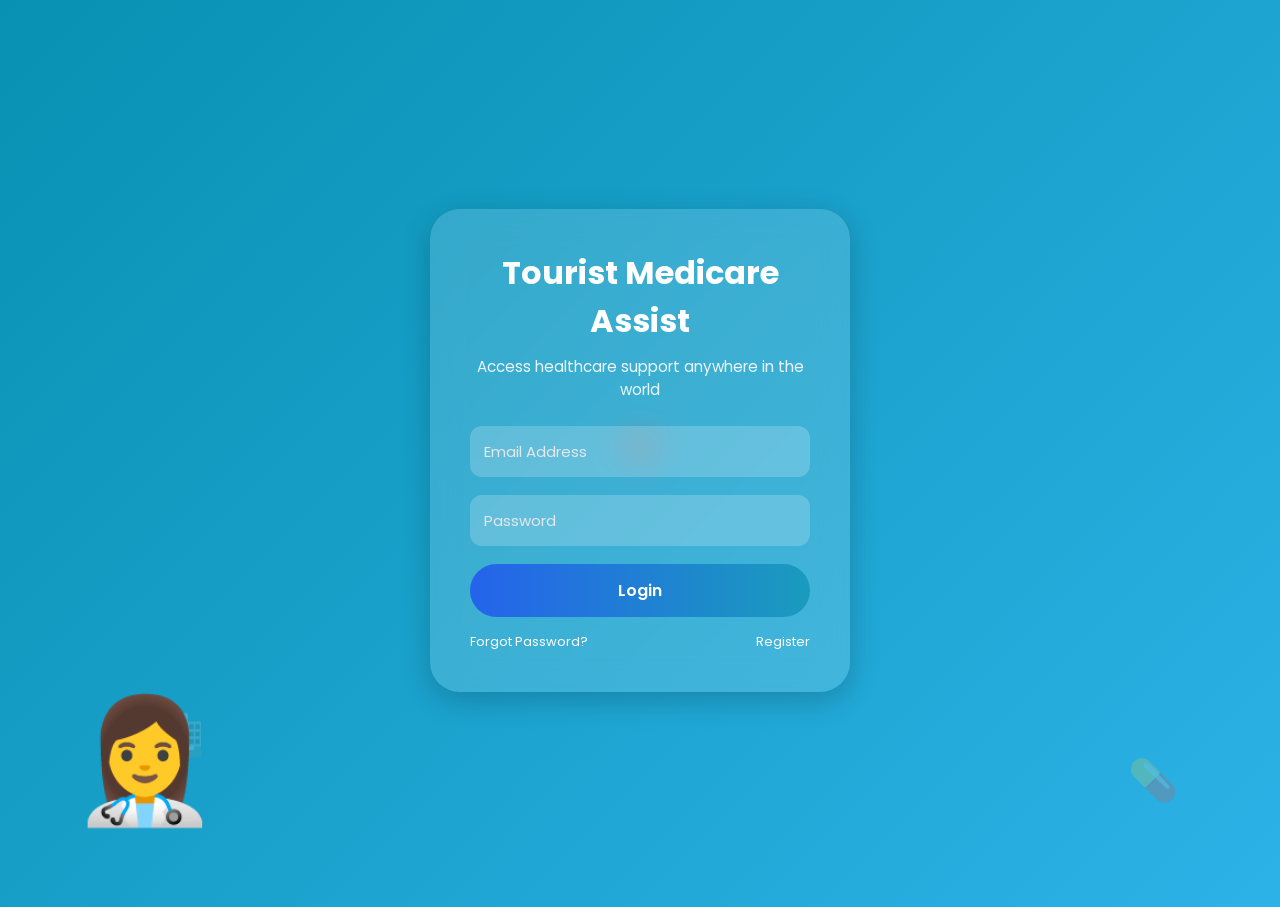
<file: login.html>
<!DOCTYPE html>
<html lang="en">
<head>
<meta charset="UTF-8">
<meta name="viewport" content="width=device-width, initial-scale=1.0">

<title>Tourist Medicare Assist - Login</title>

<link href="https://fonts.googleapis.com/css2?family=Poppins:wght@300;400;500;600;700&display=swap" rel="stylesheet">
<form action="location-permission.html"></form>
<style>

*{
margin:0;
padding:0;
box-sizing:border-box;
font-family:'Poppins',sans-serif;
}

body{
height:100vh;
overflow:hidden;
display:flex;
justify-content:center;
align-items:center;
background:linear-gradient(-45deg,#0f766e,#14b8a6,#38bdf8,#0891b2);
background-size:400% 400%;
animation:bgMove 12s ease infinite;
position:relative;
}

@keyframes bgMove{
0%{background-position:0% 50%;}
50%{background-position:100% 50%;}
100%{background-position:0% 50%;}
}

/* Floating Medical Icons */

.icon{
position:absolute;
font-size:40px;
opacity:0.2;
animation:float 6s ease-in-out infinite;
}

.icon:nth-child(1){top:10%;left:8%;}
.icon:nth-child(2){top:15%;right:10%;}
.icon:nth-child(3){bottom:15%;left:12%;}
.icon:nth-child(4){bottom:10%;right:8%;}

@keyframes float{
0%,100%{
transform:translateY(0px);
}
50%{
transform:translateY(-20px);
}
}

/* Doctor */

.doctor{
position:absolute;
left:70px;
bottom:50px;
font-size:120px;
animation:doctorMove 3s ease-in-out infinite;
}

@keyframes doctorMove{
50%{
transform:translateY(-10px);
}
}

/* Login Card */

.login-card{
width:420px;
background:rgba(255,255,255,0.15);
backdrop-filter:blur(15px);
padding:40px;
border-radius:30px;
box-shadow:0 8px 30px rgba(0,0,0,0.2);
text-align:center;
color:white;
animation:slideIn 1.2s ease;
}

@keyframes slideIn{
from{
opacity:0;
transform:translateY(60px);
}
to{
opacity:1;
transform:translateY(0);
}
}

.logo{
font-size:2rem;
font-weight:700;
margin-bottom:10px;
}

.subtitle{
font-size:0.95rem;
margin-bottom:25px;
opacity:0.9;
}

.input-group{
margin-bottom:18px;
}

input{
width:100%;
padding:14px;
border:none;
outline:none;
border-radius:12px;
font-size:15px;
background:rgba(255,255,255,0.2);
color:white;
}

input::placeholder{
color:#e5e7eb;
}

input:focus{
box-shadow:0 0 15px rgba(255,255,255,0.8);
}

/* Login Button */

.login-btn{
width:100%;
padding:14px;
border:none;
border-radius:30px;
font-size:16px;
font-weight:600;
cursor:pointer;
color:white;
background:linear-gradient(90deg,#2563eb,#14b8a6,#2563eb);
background-size:300%;
animation:buttonMove 5s linear infinite;
transition:0.3s;
}

@keyframes buttonMove{
0%{
background-position:0%;
}
100%{
background-position:300%;
}
}

.login-btn:hover{
transform:translateY(-3px);
}

/* Links */

.links{
margin-top:15px;
display:flex;
justify-content:space-between;
font-size:13px;
}

.links a{
color:white;
text-decoration:none;
}

.links a:hover{
text-decoration:underline;
}

/* Heartbeat Line */

.ecg{
position:absolute;
bottom:0;
width:100%;
height:100px;
opacity:0.3;
}

.ecg svg{
width:100%;
height:100%;
}

.ecg path{
fill:none;
stroke:white;
stroke-width:4;
stroke-dasharray:2000;
stroke-dashoffset:2000;
animation:heartbeat 6s linear infinite;
}

@keyframes heartbeat{
to{
stroke-dashoffset:0;
}
}

@media(max-width:768px){

.login-card{
width:90%;
}

.doctor{
display:none;
}

}

</style>
</head>

<body>

<!-- Floating Icons -->
<div class="icon">🏥</div>
<div class="icon">💊</div>
<div class="icon">🩺</div>
<div class="icon">❤️</div>

<!-- Doctor -->
<div class="doctor">👩‍⚕️</div>

<!-- Login Card -->
<div class="login-card">

<h1 class="logo">Tourist Medicare Assist</h1>

<p class="subtitle">
Access healthcare support anywhere in the world
</p>

<form action="location-permission.html">

<div class="input-group">
<input type="email" placeholder="Email Address" required>
</div>

<div class="input-group">
<input type="password" placeholder="Password" required>
</div>

<button class="login-btn" type="submit">
Login
</button>

<div class="links">
<a href="#" onclick="forgotPassword()">
    Forgot Password?
</a>
<a href="#">Register</a>
</div>

</form>

</div>

<!-- ECG Animation -->
<div class="ecg">
<svg viewBox="0 0 1000 100">
<path d="M0 50 L120 50 L150 15 L190 85 L230 50 L400 50 L450 10 L500 90 L550 50 L1000 50"/>
</svg>
</div>
<script>

function forgotPassword(){

alert(
"🔐 Password Recovery\n\n" +
"For password assistance, please contact:\n\n" +
"📧 support@medtripassist.com\n\n" +
"📞 +91 9876543210\n\n" +
"Our support team will help you recover your account."
);

}

</script>

</body>
</html>
</file>
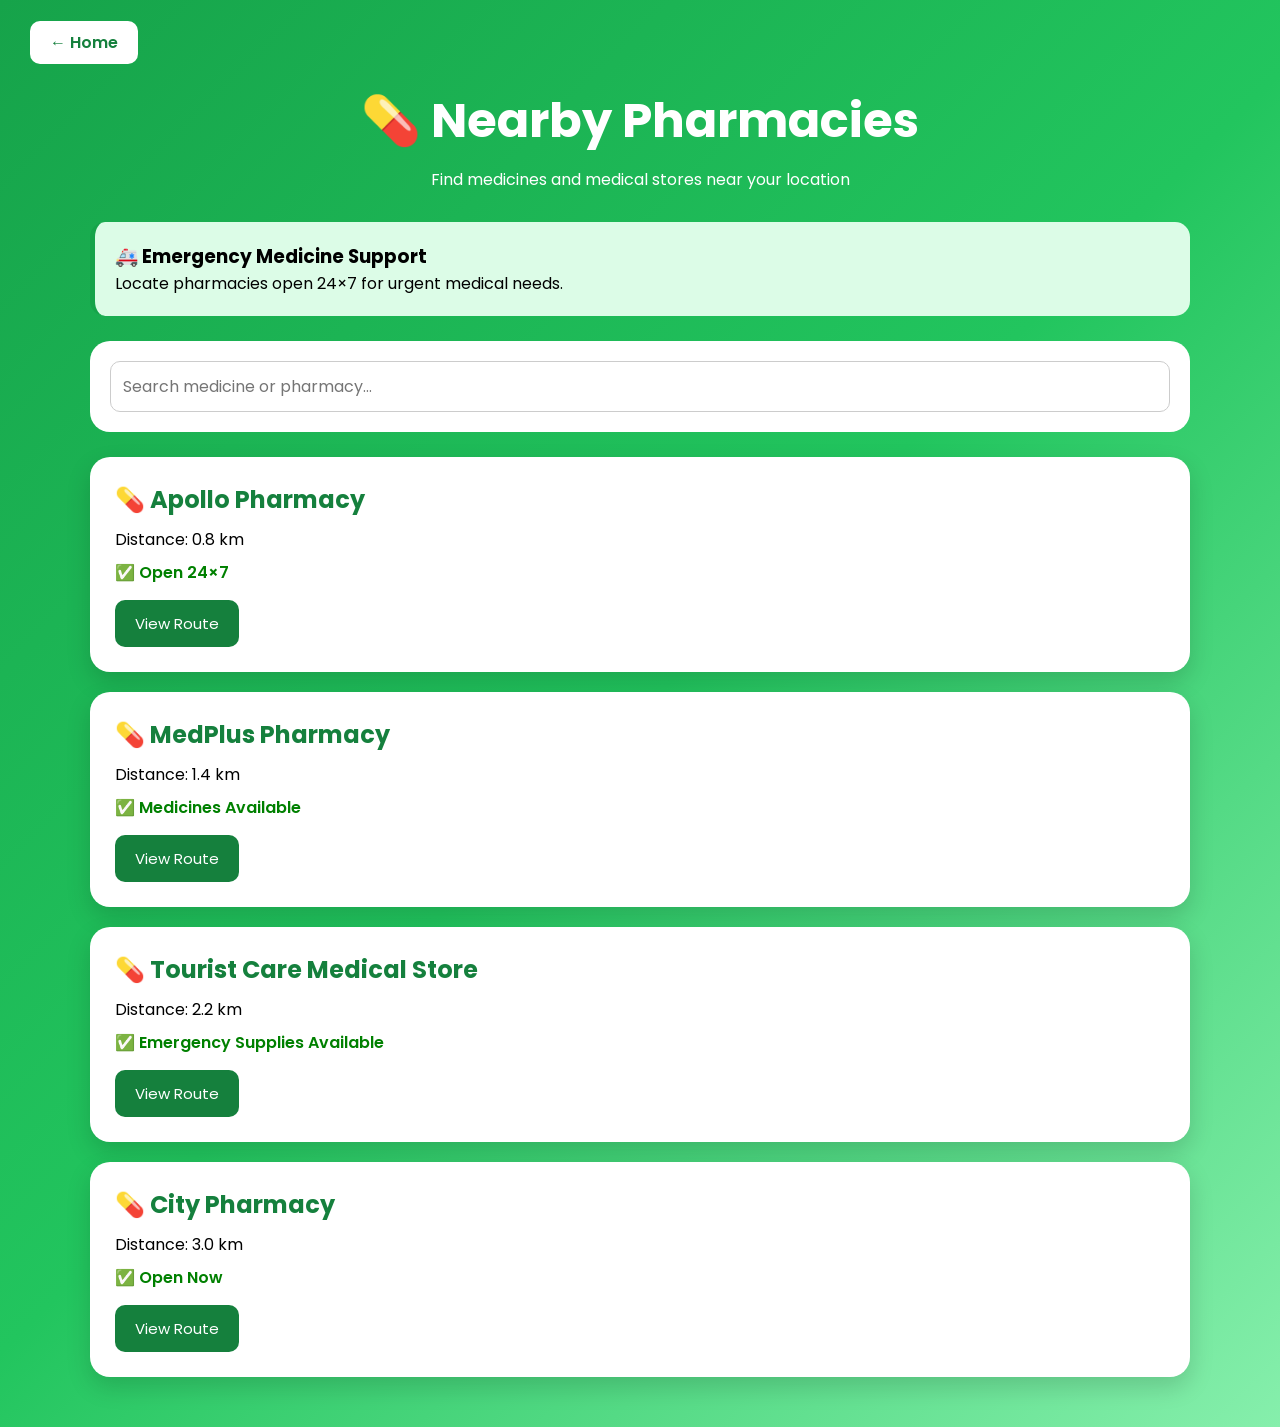
<file: pharmacy.html>
<!DOCTYPE html>
<html lang="en">
<head>
<meta charset="UTF-8">
<meta name="viewport" content="width=device-width, initial-scale=1.0">

<title>Nearby Pharmacies | Tourist Medicare Assist</title>

<link href="https://fonts.googleapis.com/css2?family=Poppins:wght@300;400;500;600;700&display=swap" rel="stylesheet">

<style>

*{
    margin:0;
    padding:0;
    box-sizing:border-box;
    font-family:'Poppins',sans-serif;
}

body{
    min-height:100vh;
    background:linear-gradient(135deg,#16a34a,#22c55e,#86efac);
    padding:30px;
}

.back-btn{
    background:white;
    color:#15803d;
    text-decoration:none;
    padding:10px 20px;
    border-radius:10px;
    font-weight:600;
}

.header{
    text-align:center;
    color:white;
    margin:30px 0;
}

.header h1{
    font-size:3rem;
}

.header p{
    margin-top:10px;
}

.container{
    max-width:1100px;
    margin:auto;
}

.pharmacy-card{
    background:white;
    border-radius:20px;
    padding:25px;
    margin-bottom:20px;
    box-shadow:0 10px 25px rgba(0,0,0,.15);
    transition:.3s;
}

.pharmacy-card:hover{
    transform:translateY(-5px);
}

.pharmacy-card h2{
    color:#15803d;
    margin-bottom:10px;
}

.status{
    color:green;
    font-weight:600;
    margin-top:8px;
}

.btn{
    margin-top:15px;
    padding:12px 20px;
    border:none;
    border-radius:10px;
    background:#15803d;
    color:white;
    cursor:pointer;
    font-size:15px;
}

.btn:hover{
    background:#166534;
}

.search-box{
    background:white;
    padding:20px;
    border-radius:20px;
    margin-bottom:25px;
}

.search-box input{
    width:100%;
    padding:12px;
    border:1px solid #ccc;
    border-radius:10px;
    font-size:16px;
}

.emergency-box{
    background:#dcfce7;
    border-left:5px solid #16a34a;
    padding:20px;
    border-radius:15px;
    margin-bottom:25px;
}

</style>
</head>
<body>

<a href="home.html" class="back-btn">← Home</a>

<div class="header">
    <h1>💊 Nearby Pharmacies</h1>
    <p>Find medicines and medical stores near your location</p>
</div>

<div class="container">

    <div class="emergency-box">
        <h3>🚑 Emergency Medicine Support</h3>
        <p>Locate pharmacies open 24×7 for urgent medical needs.</p>
    </div>

    <div class="search-box">
        <input type="text" placeholder="Search medicine or pharmacy...">
    </div>

    <div class="pharmacy-card">
        <h2>💊 Apollo Pharmacy</h2>
        <p>Distance: 0.8 km</p>
        <p class="status">✅ Open 24×7</p>
        <button class="btn">View Route</button>
    </div>

    <div class="pharmacy-card">
        <h2>💊 MedPlus Pharmacy</h2>
        <p>Distance: 1.4 km</p>
        <p class="status">✅ Medicines Available</p>
        <button class="btn">View Route</button>
    </div>

    <div class="pharmacy-card">
        <h2>💊 Tourist Care Medical Store</h2>
        <p>Distance: 2.2 km</p>
        <p class="status">✅ Emergency Supplies Available</p>
        <button class="btn">View Route</button>
    </div>

    <div class="pharmacy-card">
        <h2>💊 City Pharmacy</h2>
        <p>Distance: 3.0 km</p>
        <p class="status">✅ Open Now</p>
        <button class="btn">View Route</button>
    </div>

</div>

<script>

const searchInput = document.querySelector("input");

searchInput.addEventListener("keyup", function(){

    let filter = searchInput.value.toLowerCase();

    let cards = document.querySelectorAll(".pharmacy-card");

    cards.forEach(card => {

        let text = card.innerText.toLowerCase();

        if(text.includes(filter)){
            card.style.display = "block";
        }else{
            card.style.display = "none";
        }

    });

});

</script>

</body>
</html>
</file>
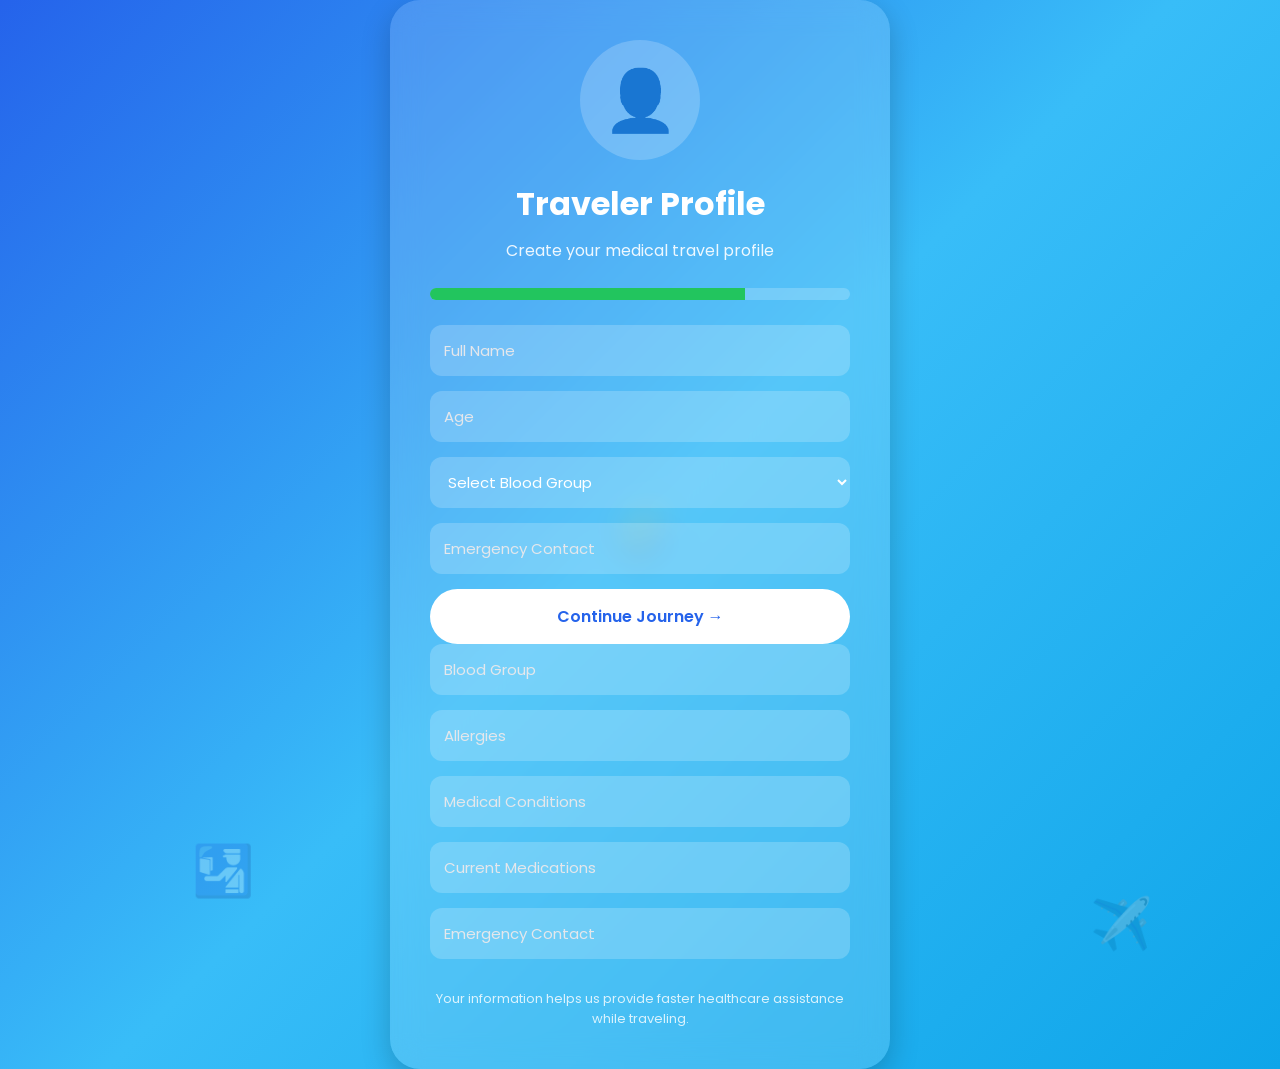
<file: profile-setup.html>
<!DOCTYPE html>
<html lang="en">
<head>
<meta charset="UTF-8">
<meta name="viewport" content="width=device-width, initial-scale=1.0">

<title>Profile Setup | Tourist Medicare Assist</title>

<link href="https://fonts.googleapis.com/css2?family=Poppins:wght@300;400;500;600;700&display=swap" rel="stylesheet">
<form action="home.html"></form>
<style>

*{
margin:0;
padding:0;
box-sizing:border-box;
font-family:'Poppins',sans-serif;
}

body{
min-height:100vh;
display:flex;
justify-content:center;
align-items:center;
background:linear-gradient(135deg,#2563eb,#38bdf8,#0ea5e9);
overflow:hidden;
position:relative;
}

/* Floating Travel Icons */

.icon{
position:absolute;
font-size:50px;
opacity:.25;
animation:float 6s ease-in-out infinite;
}

.icon:nth-child(1){
top:10%;
left:10%;
}

.icon:nth-child(2){
top:15%;
right:12%;
}

.icon:nth-child(3){
bottom:15%;
left:15%;
}

.icon:nth-child(4){
bottom:10%;
right:10%;
}

@keyframes float{
0%,100%{
transform:translateY(0);
}
50%{
transform:translateY(-20px);
}
}

/* Passport Card */

.passport-card{
width:500px;
background:rgba(255,255,255,.15);
backdrop-filter:blur(15px);
padding:40px;
border-radius:30px;
box-shadow:0 10px 30px rgba(0,0,0,.2);
text-align:center;
color:white;
animation:slideUp 1s ease;
}

@keyframes slideUp{
from{
opacity:0;
transform:translateY(50px);
}
to{
opacity:1;
transform:translateY(0);
}
}

/* Avatar */

.avatar{
width:120px;
height:120px;
border-radius:50%;
background:rgba(255,255,255,.2);
margin:0 auto 20px;
display:flex;
justify-content:center;
align-items:center;
font-size:60px;
cursor:pointer;
transition:.3s;
animation:bounce 3s infinite;
}

.avatar:hover{
transform:scale(1.05);
}

@keyframes bounce{
50%{
transform:translateY(-8px);
}
}

h1{
margin-bottom:10px;
}

.subtitle{
margin-bottom:25px;
opacity:.9;
}

/* Progress Bar */

.progress{
height:12px;
background:rgba(255,255,255,.2);
border-radius:20px;
overflow:hidden;
margin-bottom:25px;
}

.progress-fill{
height:100%;
width:75%;
background:#22c55e;
animation:fillBar 2s ease;
}

@keyframes fillBar{
from{
width:0;
}
to{
width:75%;
}
}

/* Form */

input,
select{
width:100%;
padding:14px;
margin-bottom:15px;
border:none;
border-radius:12px;
outline:none;
font-size:15px;
background:rgba(255,255,255,.2);
color:white;
}

input::placeholder{
color:#e5e7eb;
}

select{
color:white;
}

option{
color:black;
}

/* Button */

.btn{
width:100%;
padding:15px;
border:none;
border-radius:30px;
font-size:16px;
font-weight:600;
cursor:pointer;
background:white;
color:#2563eb;
transition:.3s;
}

.btn:hover{
transform:translateY(-3px);
}

.note{
margin-top:15px;
font-size:13px;
opacity:.8;
}

@media(max-width:768px){

.passport-card{
width:90%;
padding:30px;
}

}

</style>
</head>
<body>

<!-- Floating Icons -->
<div class="icon">🛂</div>
<div class="icon">✈️</div>
<div class="icon">🧳</div>
<div class="icon">🌍</div>

<div class="passport-card">

<div class="avatar">
👤
</div>

<h1>Traveler Profile</h1>

<p class="subtitle">
Create your medical travel profile
</p>

<div class="progress">
<div class="progress-fill"></div>
</div>

<form action="home.html">

<input type="text"
placeholder="Full Name"
required>

<input type="number"
placeholder="Age"
required>

<select required>
<option value="">Select Blood Group</option>
<option>A+</option>
<option>A-</option>
<option>B+</option>
<option>B-</option>
<option>AB+</option>
<option>AB-</option>
<option>O+</option>
<option>O-</option>
</select>

<input type="text"
placeholder="Emergency Contact"
required>

<button class="btn" type="submit">
Continue Journey →
</button>

</form>
<input type="text" placeholder="Blood Group">

<input type="text" placeholder="Allergies">

<input type="text" placeholder="Medical Conditions">

<input type="text" placeholder="Current Medications">

<input type="text" placeholder="Emergency Contact">
<p class="note">
Your information helps us provide faster healthcare assistance while traveling.
</p>

</div>

</body>
</html>
</file>
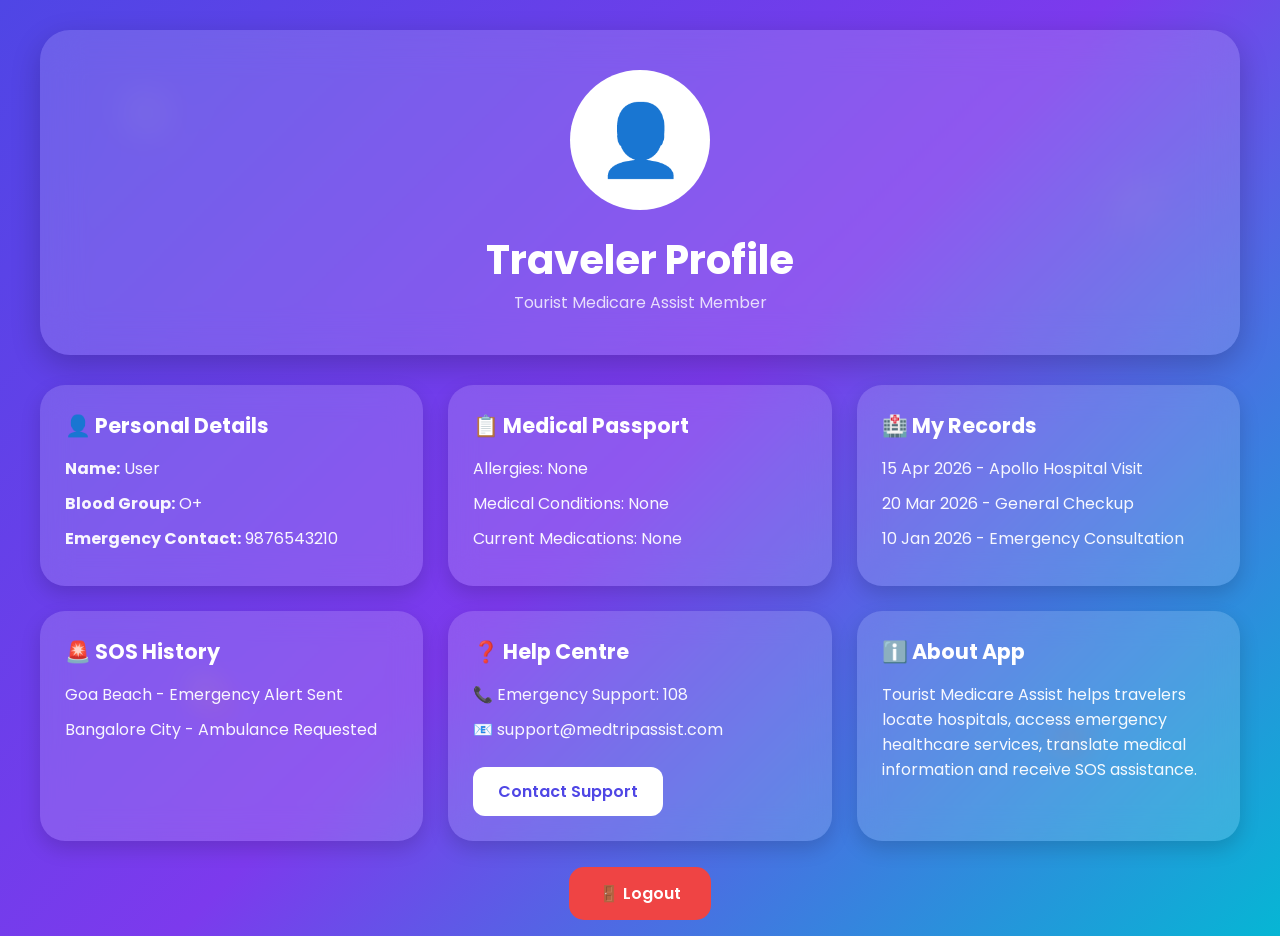
<file: profile.html>
<!DOCTYPE html>
<html lang="en">
<head>
<meta charset="UTF-8">
<meta name="viewport" content="width=device-width, initial-scale=1.0">

<title>My Profile | Tourist Medicare Assist</title>

<link href="https://fonts.googleapis.com/css2?family=Poppins:wght@300;400;500;600;700;800&display=swap" rel="stylesheet">

<style>

*{
margin:0;
padding:0;
box-sizing:border-box;
font-family:'Poppins',sans-serif;
}

body{
min-height:100vh;
background:linear-gradient(135deg,#4f46e5,#7c3aed,#06b6d4);
overflow-x:hidden;
padding:30px;
}

/* Floating Icons */

.icon{
position:fixed;
font-size:30px;
opacity:.2;
animation:float 10s infinite linear;
}

.icon:nth-child(1){
top:10%;
left:10%;
}

.icon:nth-child(2){
top:20%;
right:10%;
animation-duration:12s;
}

.icon:nth-child(3){
bottom:20%;
left:15%;
animation-duration:15s;
}

.icon:nth-child(4){
bottom:15%;
right:15%;
animation-duration:18s;
}

@keyframes float{

0%{
transform:translateY(0px);
}

50%{
transform:translateY(-25px);
}

100%{
transform:translateY(0px);
}

}

/* Container */

.container{
max-width:1200px;
margin:auto;
}

/* Header */

.profile-header{
background:rgba(255,255,255,.15);
backdrop-filter:blur(20px);
border-radius:30px;
padding:40px;
text-align:center;
color:white;
margin-bottom:30px;
box-shadow:0 10px 30px rgba(0,0,0,.2);
}

/* Avatar */

.avatar{
width:140px;
height:140px;
margin:auto;
border-radius:50%;
background:white;
display:flex;
justify-content:center;
align-items:center;
font-size:70px;
color:#4f46e5;
animation:pulse 2s infinite;
}

@keyframes pulse{

50%{
transform:scale(1.08);
}

}

.profile-header h1{
margin-top:20px;
font-size:2.5rem;
}

.profile-header p{
opacity:.8;
}

/* Grid */

.grid{
display:grid;
grid-template-columns:repeat(auto-fit,minmax(320px,1fr));
gap:25px;
}

/* Cards */

.card{
background:rgba(255,255,255,.15);
backdrop-filter:blur(15px);
border-radius:25px;
padding:25px;
color:white;
transition:.4s;
box-shadow:0 8px 20px rgba(0,0,0,.15);
}

.card:hover{
transform:translateY(-8px);
}

.card h2{
margin-bottom:15px;
font-size:1.3rem;
}

.card p{
margin:10px 0;
opacity:.95;
}

/* Buttons */

.btn{
display:inline-block;
margin-top:15px;
padding:12px 25px;
background:white;
color:#4f46e5;
text-decoration:none;
border-radius:12px;
font-weight:600;
transition:.3s;
}

.btn:hover{
transform:scale(1.05);
}

/* Logout */

.logout{
text-align:center;
margin-top:40px;
}

.logout a{
background:#ef4444;
color:white;
padding:15px 30px;
text-decoration:none;
border-radius:15px;
font-weight:600;
}

.logout a:hover{
opacity:.9;
}

@media(max-width:768px){

.profile-header h1{
font-size:2rem;
}

}

</style>
</head>

<body>

<div class="icon">🏥</div>
<div class="icon">🚑</div>
<div class="icon">💊</div>
<div class="icon">❤️</div>

<div class="container">

<div class="profile-header">

<div class="avatar">
👤
</div>

<h1 id="userName">Traveler Profile</h1>

<p>Tourist Medicare Assist Member</p>

</div>

<div class="grid">

<!-- Personal Details -->

<div class="card">

<h2>👤 Personal Details</h2>

<p><strong>Name:</strong> <span id="name">User</span></p>

<p><strong>Blood Group:</strong> <span id="blood">O+</span></p>

<p><strong>Emergency Contact:</strong> <span id="contact">9876543210</span></p>

</div>

<!-- Medical Passport -->

<div class="card">

<h2>📋 Medical Passport</h2>

<p>Allergies: None</p>

<p>Medical Conditions: None</p>

<p>Current Medications: None</p>

</div>

<!-- Records -->

<div class="card">

<h2>🏥 My Records</h2>

<p>15 Apr 2026 - Apollo Hospital Visit</p>

<p>20 Mar 2026 - General Checkup</p>

<p>10 Jan 2026 - Emergency Consultation</p>

</div>

<!-- SOS History -->

<div class="card">

<h2>🚨 SOS History</h2>

<p>Goa Beach - Emergency Alert Sent</p>

<p>Bangalore City - Ambulance Requested</p>

</div>

<!-- Help Centre -->

<div class="card">

<h2>❓ Help Centre</h2>

<p>📞 Emergency Support: 108</p>

<p>📧 support@medtripassist.com</p>

<a href="#" class="btn">Contact Support</a>

</div>

<!-- About -->

<div class="card">

<h2>ℹ️ About App</h2>

<p>
Tourist Medicare Assist helps travelers locate hospitals,
access emergency healthcare services, translate medical
information and receive SOS assistance.
</p>

</div>

</div>

<div class="logout">

<a href="login.html">
🚪 Logout
</a>

</div>

</div>

<script>

/* Fetch saved data from Profile Setup */

let name = localStorage.getItem("name");
let blood = localStorage.getItem("blood");
let contact = localStorage.getItem("contact");

if(name){
document.getElementById("name").innerHTML = name;
document.getElementById("userName").innerHTML = name;
}

if(blood){
document.getElementById("blood").innerHTML = blood;
}

if(contact){
document.getElementById("contact").innerHTML = contact;
}

</script>

</body>
</html>
</file>
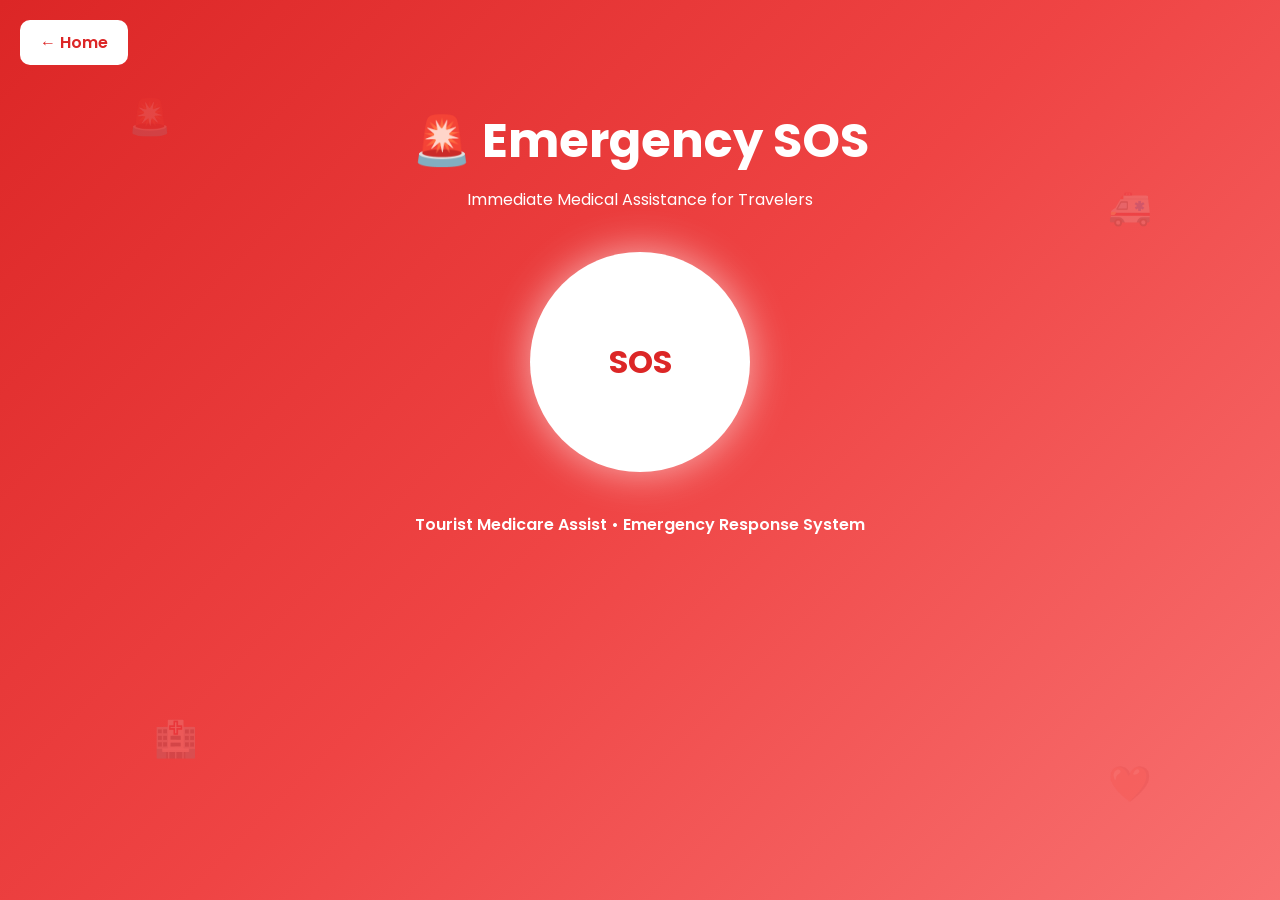
<file: sos.html>
<!DOCTYPE html>
<html lang="en">
<head>
<meta charset="UTF-8">
<meta name="viewport" content="width=device-width, initial-scale=1.0">

<title>Emergency SOS | Tourist Medicare Assist</title>

<link href="https://fonts.googleapis.com/css2?family=Poppins:wght@300;400;500;600;700;800&display=swap" rel="stylesheet">

<style>

*{
margin:0;
padding:0;
box-sizing:border-box;
font-family:'Poppins',sans-serif;
}

body{
min-height:100vh;
background:linear-gradient(135deg,#dc2626,#ef4444,#f87171);
padding:20px;
overflow-x:hidden;
}

/* Floating Icons */

.icon{
position:fixed;
font-size:35px;
opacity:.15;
animation:float 6s infinite;
}

.icon:nth-child(1){top:10%;left:10%;}
.icon:nth-child(2){top:20%;right:10%;}
.icon:nth-child(3){bottom:15%;left:12%;}
.icon:nth-child(4){bottom:10%;right:10%;}

@keyframes float{
50%{
transform:translateY(-20px);
}
}

/* Header */

.header{
text-align:center;
color:white;
margin-top:20px;
}

.header h1{
font-size:3rem;
}

.header p{
margin-top:10px;
}

/* SOS Button */

.sos-container{
display:flex;
justify-content:center;
margin:40px 0;
}

.sos-btn{
width:220px;
height:220px;
border-radius:50%;
border:none;
background:white;
color:#dc2626;
font-size:32px;
font-weight:700;
cursor:pointer;
animation:pulse 1.5s infinite;
box-shadow:0 0 40px rgba(255,255,255,.6);
}

@keyframes pulse{

50%{
transform:scale(1.08);
}

}

/* Cards */

.card{
background:rgba(255,255,255,.95);
padding:20px;
border-radius:20px;
margin-bottom:20px;
box-shadow:0 10px 20px rgba(0,0,0,.15);
display:none;
}

.card h2{
color:#dc2626;
margin-bottom:15px;
}

.status{
font-weight:600;
margin-top:8px;
}

.back-btn{
display:inline-block;
background:white;
color:#dc2626;
text-decoration:none;
padding:10px 20px;
border-radius:10px;
font-weight:600;
margin-bottom:20px;
}

.location-loader{
font-size:18px;
font-weight:600;
animation:blink 1s infinite;
}

@keyframes blink{
50%{
opacity:.5;
}
}

.footer{
text-align:center;
color:white;
margin-top:25px;
font-weight:600;
}

</style>
</head>

<body>

<div class="icon">🚨</div>
<div class="icon">🚑</div>
<div class="icon">🏥</div>
<div class="icon">❤️</div>

<a href="home.html" class="back-btn">← Home</a>

<div class="header">
<h1>🚨 Emergency SOS</h1>
<p>Immediate Medical Assistance for Travelers</p>
</div>

<div class="sos-container">
<button class="sos-btn" onclick="activateSOS()">
SOS
</button>
</div>

<!-- Emergency Status -->

<div class="card" id="statusCard">

<h2>🚨 Emergency Status</h2>

<p id="sosStatus">Waiting...</p>

</div>

<!-- Network -->

<div class="card" id="networkCard">

<h2>📶 Network Status</h2>

<p id="networkStatus"></p>

</div>

<!-- Location -->

<div class="card" id="locationCard">

<h2>📍 Location Tracking</h2>

<p id="locationText" class="location-loader">
Fetching Location...
</p>

</div>

<!-- Hospital -->

<div class="card" id="hospitalCard">

<h2>🏥 Nearby Hospital</h2>

<p><strong>Hospital:</strong> Apollo Hospital</p>

<p><strong>Doctor:</strong> Dr. Rajesh Kumar</p>

<p><strong>Contact:</strong> +91 9876543210</p>

<p><strong>Distance:</strong> 1.2 km</p>

<p><strong>Waiting Time:</strong> 15 Minutes</p>

<p><strong>Estimated Cost:</strong> ₹500 - ₹1000</p>

</div>

<!-- Offline Hospital -->

<div class="card" id="offlineCard">

<h2>📍 Last Tracked Hospital</h2>

<p><strong>Hospital:</strong> City Medical Center</p>

<p><strong>Doctor:</strong> Dr. Arjun Rao</p>

<p><strong>Contact:</strong> +91 9123456780</p>

<p><strong>Status:</strong> Last Saved Emergency Location</p>

</div>

<!-- Ambulance -->

<div class="card" id="ambulanceCard">

<h2>🚑 Ambulance Status</h2>

<p>Nearest Ambulance Notified</p>

<p>ETA: 8 Minutes</p>

</div>

<!-- Contact -->

<div class="card" id="contactCard">

<h2>📞 Emergency Contact Alert</h2>

<p>Emergency Contact Successfully Notified</p>

</div>

<div class="footer">
Tourist Medicare Assist • Emergency Response System
</div>

<script>

function activateSOS(){

document.getElementById("statusCard").style.display="block";
document.getElementById("networkCard").style.display="block";
document.getElementById("locationCard").style.display="block";
document.getElementById("ambulanceCard").style.display="block";
document.getElementById("contactCard").style.display="block";

document.getElementById("sosStatus").innerHTML=
"🚨 SOS ACTIVATED SUCCESSFULLY";

if(navigator.onLine){

document.getElementById("networkStatus").innerHTML=
"🟢 ONLINE MODE";

document.getElementById("hospitalCard").style.display="block";

}else{

document.getElementById("networkStatus").innerHTML=
"🔴 OFFLINE MODE";

document.getElementById("offlineCard").style.display="block";

}

if(navigator.geolocation){

navigator.geolocation.getCurrentPosition(

function(position){

let lat=position.coords.latitude.toFixed(4);
let lon=position.coords.longitude.toFixed(4);

document.getElementById("locationText").innerHTML=

"Latitude: "+lat+
"<br>Longitude: "+lon+
"<br><br>📍 Location Captured Successfully";

},

function(){

document.getElementById("locationText").innerHTML=

"Unable to fetch location. Using last saved location.";

}

);

}else{

document.getElementById("locationText").innerHTML=

"Geolocation not supported.";

}

}

</script>

</body>
</html>
</file>
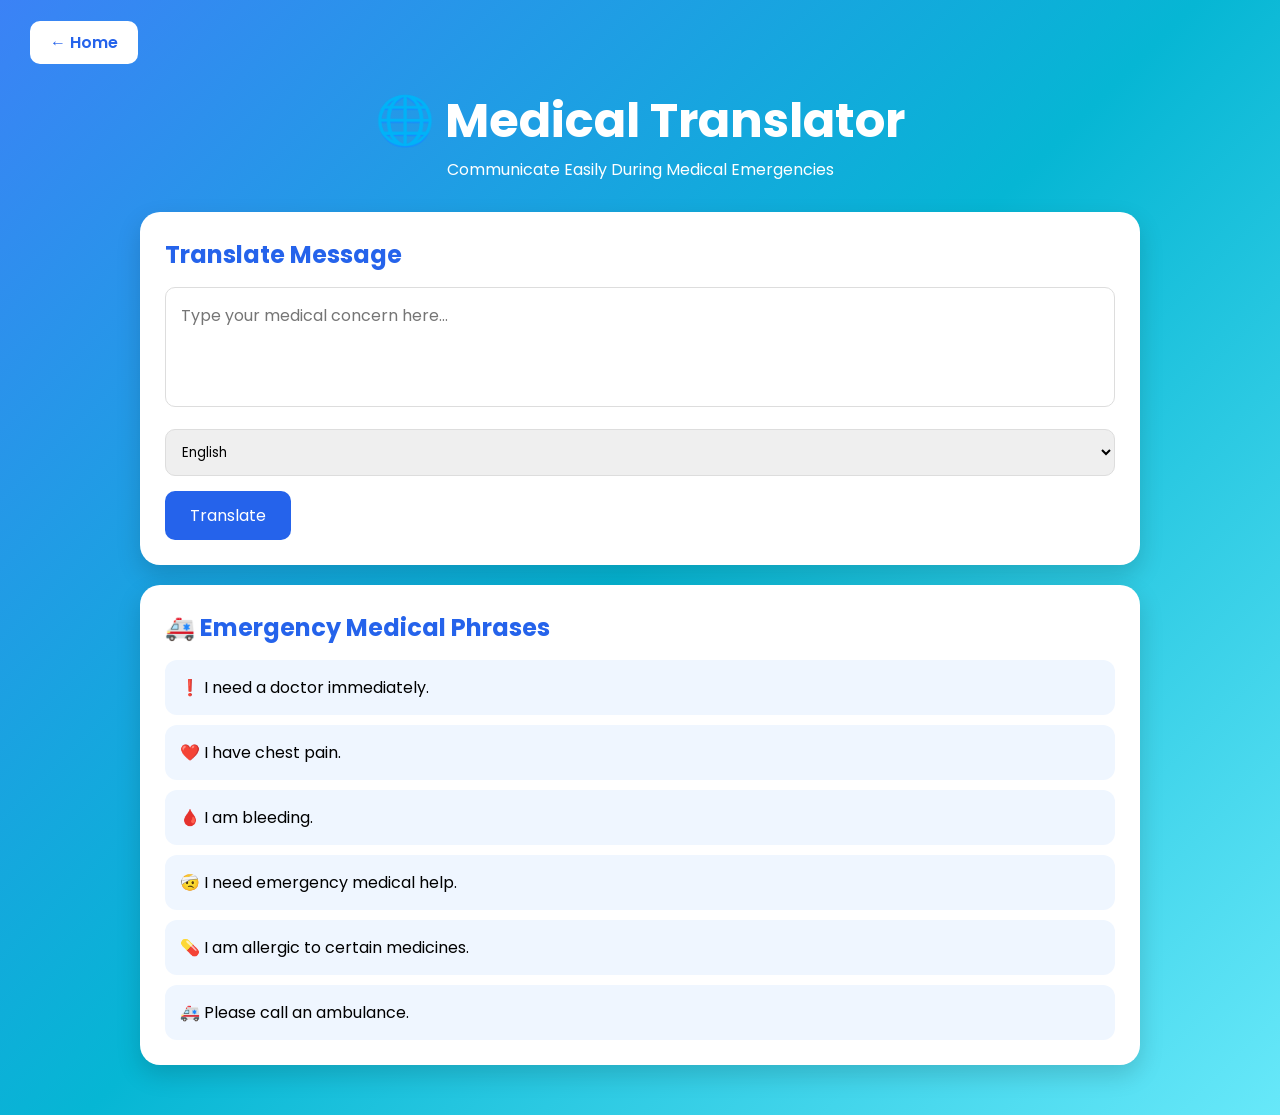
<file: translator.html>
<!DOCTYPE html>
<html lang="en">
<head>
<meta charset="UTF-8">
<meta name="viewport" content="width=device-width, initial-scale=1.0">

<title>Medical Translator | Tourist Medicare Assist</title>

<link href="https://fonts.googleapis.com/css2?family=Poppins:wght@300;400;500;600;700&display=swap" rel="stylesheet">

<style>

*{
    margin:0;
    padding:0;
    box-sizing:border-box;
    font-family:'Poppins',sans-serif;
}

body{
    min-height:100vh;
    background:linear-gradient(135deg,#3b82f6,#06b6d4,#67e8f9);
    padding:30px;
}

.back-btn{
    background:white;
    color:#2563eb;
    text-decoration:none;
    padding:10px 20px;
    border-radius:10px;
    font-weight:600;
}

.header{
    text-align:center;
    color:white;
    margin:30px 0;
}

.header h1{
    font-size:3rem;
}

.container{
    max-width:1000px;
    margin:auto;
}

.card{
    background:white;
    padding:25px;
    border-radius:20px;
    margin-bottom:20px;
    box-shadow:0 10px 25px rgba(0,0,0,.15);
}

.card h2{
    color:#2563eb;
    margin-bottom:15px;
}

textarea{
    width:100%;
    height:120px;
    padding:15px;
    border-radius:10px;
    border:1px solid #ddd;
    resize:none;
    font-size:16px;
}

select{
    width:100%;
    padding:12px;
    margin:15px 0;
    border-radius:10px;
    border:1px solid #ddd;
}

button{
    background:#2563eb;
    color:white;
    border:none;
    padding:12px 25px;
    border-radius:10px;
    cursor:pointer;
    font-size:16px;
}

button:hover{
    background:#1d4ed8;
}

.phrase{
    background:#eff6ff;
    padding:15px;
    border-radius:12px;
    margin-top:10px;
}

.phrase:hover{
    transform:translateX(5px);
    transition:.3s;
}

</style>
</head>
<body>

<a href="home.html" class="back-btn">← Home</a>

<div class="header">
    <h1>🌐 Medical Translator</h1>
    <p>Communicate Easily During Medical Emergencies</p>
</div>

<div class="container">

    <div class="card">

        <h2>Translate Message</h2>

        <textarea placeholder="Type your medical concern here..."></textarea>

        <select>
            <option>English</option>
            <option>Kannada</option>
            <option>Hindi</option>
            <option>Tamil</option>
            <option>Telugu</option>
        </select>

        <button onclick="translateText()">
            Translate
        </button>

    </div>

    <div class="card">

        <h2>🚑 Emergency Medical Phrases</h2>

        <div class="phrase">
            ❗ I need a doctor immediately.
        </div>

        <div class="phrase">
            ❤️ I have chest pain.
        </div>

        <div class="phrase">
            🩸 I am bleeding.
        </div>

        <div class="phrase">
            🤕 I need emergency medical help.
        </div>

        <div class="phrase">
            💊 I am allergic to certain medicines.
        </div>

        <div class="phrase">
            🚑 Please call an ambulance.
        </div>

    </div>

</div>

<script>

function translateText(){

alert(
"🌐 Translation Feature Demo\n\n" +
"In the full version, this text would be translated into the selected language."
);

}

</script>

</body>
</html>
</file>
